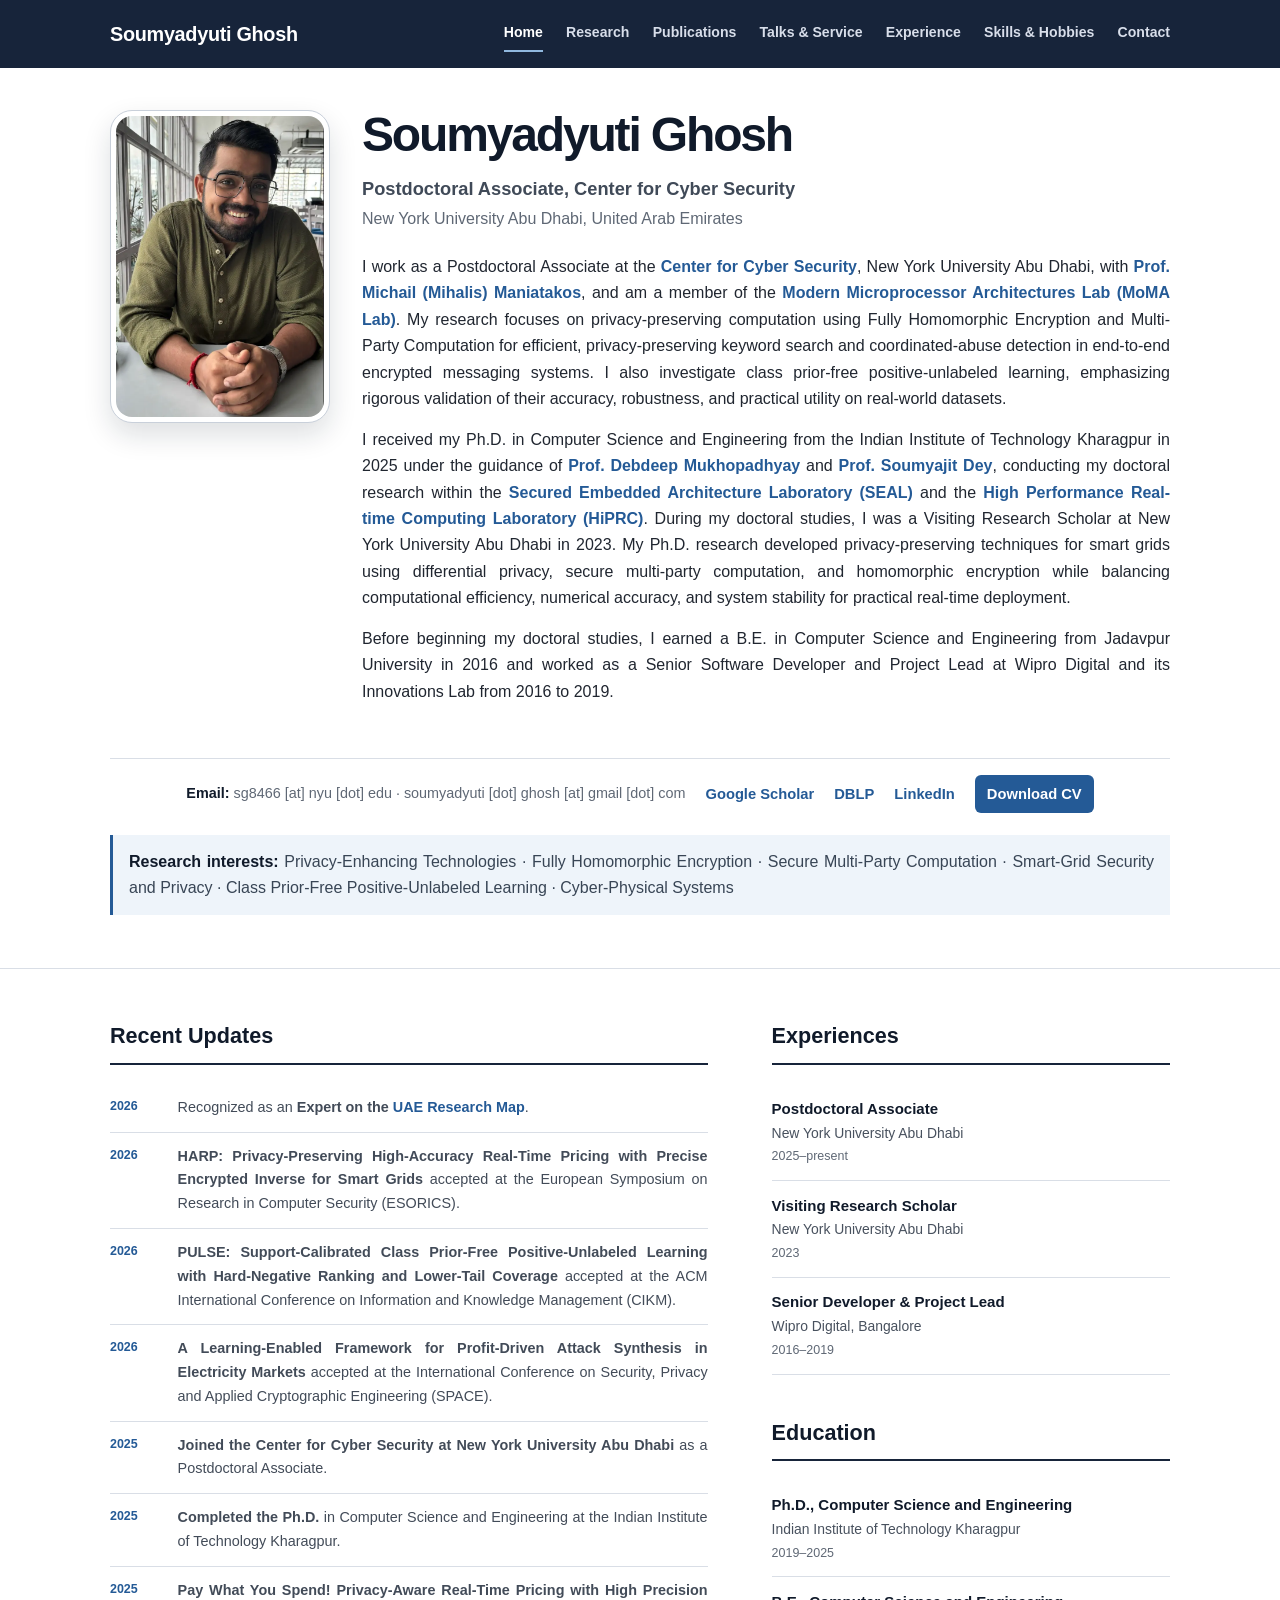
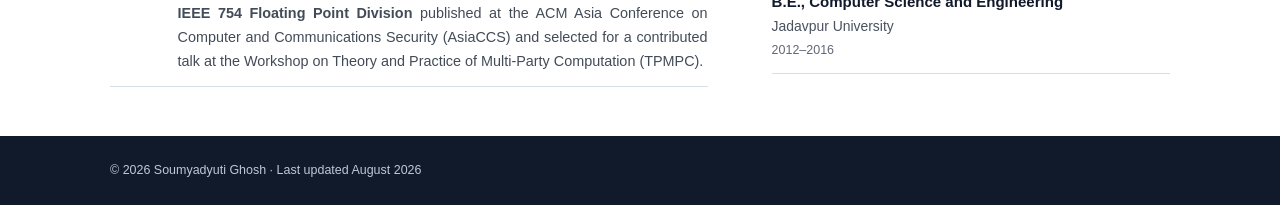
<file: index.html>
<!doctype html>
<html lang="en">
<head>
  <meta charset="utf-8">
  <meta name="viewport" content="width=device-width, initial-scale=1">
  <title>Soumyadyuti Ghosh | Academic Homepage</title>
  <meta name="description" content="Soumyadyuti Ghosh is a Postdoctoral Associate at NYU Abu Dhabi working on fully homomorphic encryption, privacy-preserving systems, smart-grid security, and positive-unlabeled learning.">
  <meta name="theme-color" content="#17243a">
  <meta property="og:title" content="Soumyadyuti Ghosh | Academic Homepage">
  <meta property="og:description" content="Research in fully homomorphic encryption, privacy-preserving messaging, smart-grid security, and positive-unlabeled learning.">
  <meta property="og:type" content="website">
  <link rel="icon" href="assets/favicon.svg" type="image/svg+xml">
  <link rel="stylesheet" href="assets/styles.css">
  <script>document.documentElement.classList.add('js');</script>
  <script src="assets/site.js" defer></script>
</head>
<body>
  <a class="skip-link" href="#main-content">Skip to content</a>
  <header class="site-header">
    <div class="container nav-wrap">
      <a class="site-name" href="index.html">Soumyadyuti Ghosh</a>
      <button class="nav-toggle" type="button" aria-expanded="false" aria-controls="site-navigation" aria-label="Open navigation">
        <svg viewBox="0 0 24 24" fill="none" stroke="currentColor" stroke-width="2" aria-hidden="true"><path d="M4 7h16M4 12h16M4 17h16"/></svg>
      </button>
      <nav class="site-nav" id="site-navigation" aria-label="Primary navigation">
        <a href="index.html" aria-current="page">Home</a>
        <a href="research.html">Research</a>
        <a href="publications.html">Publications</a>
        <a href="activities.html">Talks &amp; Service</a>
        <a href="experience.html">Experience</a>
        <a href="hobbies.html">Skills &amp; Hobbies</a>
        <a href="contact.html">Contact</a>
      </nav>
    </div>
  </header>

  <main id="main-content">
    <section class="profile-intro">
      <div class="container">
        <div class="profile-layout">
          <figure class="profile-photo-frame">
            <img src="assets/profile.webp" alt="Portrait of Soumyadyuti Ghosh" width="720" height="1039">
          </figure>
          <div class="profile-main">
            <div class="profile-identity">
              <h1>Soumyadyuti Ghosh</h1>
              <p class="profile-role">Postdoctoral Associate, Center for Cyber Security</p>
              <p class="profile-affiliation">New York University Abu Dhabi, United Arab Emirates</p>
            </div>

            <div class="profile-copy">
              <p>I work as a Postdoctoral Associate at the <a href="https://nyuad.nyu.edu/en/research/faculty-labs-and-projects/nyuad-ccs.html"><strong>Center for Cyber Security</strong></a>, New York University Abu Dhabi, with <a href="https://nyuad.nyu.edu/en/academics/divisions/engineering/faculty/michail-maniatakos.html"><strong>Prof. Michail (Mihalis) Maniatakos</strong></a>, and am a member of the <a href="https://wp.nyu.edu/momalab/"><strong>Modern Microprocessor Architectures Lab (MoMA Lab)</strong></a>. My research focuses on privacy-preserving computation using Fully Homomorphic Encryption and Multi-Party Computation for efficient, privacy-preserving keyword search and coordinated-abuse detection in end-to-end encrypted messaging systems. I also investigate class prior-free positive-unlabeled learning, emphasizing rigorous validation of their accuracy, robustness, and practical utility on real-world datasets.</p>
              <p>I received my Ph.D. in Computer Science and Engineering from the Indian Institute of Technology Kharagpur in 2025 under the guidance of <a href="https://sites.google.com/view/debdeepmukhopadhyay/"><strong>Prof. Debdeep Mukhopadhyay</strong></a> and <a href="https://cse.iitkgp.ac.in/~soumya/"><strong>Prof. Soumyajit Dey</strong></a>, conducting my doctoral research within the <a href="https://cse.iitkgp.ac.in/resgrp/seal/"><strong>Secured Embedded Architecture Laboratory (SEAL)</strong></a> and the <a href="https://cse.iitkgp.ac.in/resgrp/hiprc/"><strong>High Performance Real-time Computing Laboratory (HiPRC)</strong></a>. During my doctoral studies, I was a Visiting Research Scholar at New York University Abu Dhabi in 2023. My Ph.D. research developed privacy-preserving techniques for smart grids using differential privacy, secure multi-party computation, and homomorphic encryption while balancing computational efficiency, numerical accuracy, and system stability for practical real-time deployment.</p>
              <p>Before beginning my doctoral studies, I earned a B.E. in Computer Science and Engineering from Jadavpur University in 2016 and worked as a Senior Software Developer and Project Lead at Wipro Digital and its Innovations Lab from 2016 to 2019.</p>
            </div>
          </div>

          <div class="profile-contact" aria-label="Contact and academic profiles">
            <p class="profile-email"><strong>Email:</strong> sg8466 [at] nyu [dot] edu · soumyadyuti [dot] ghosh [at] gmail [dot] com</p>
            <div class="profile-links">
              <a href="https://scholar.google.com/citations?user=smG8-n0AAAAJ">Google Scholar</a>
              <a href="https://dblp.org/pid/270/6871">DBLP</a>
              <a href="https://www.linkedin.com/in/soumyadyuti-ghosh-4224a3137/">LinkedIn</a>
              <a class="profile-cv-link" href="assets/Soumyadyuti_Ghosh_CV.pdf">Download CV</a>
            </div>
          </div>
        </div>

        <p class="research-focus"><strong>Research interests:</strong> Privacy-Enhancing Technologies · Fully Homomorphic Encryption · Secure Multi-Party Computation · Smart-Grid Security and Privacy · Class Prior-Free Positive-Unlabeled Learning · Cyber-Physical Systems</p>
      </div>
    </section>

    <section class="content-section" aria-label="News and academic background">
      <div class="container home-columns">
        <div>
          <h2 class="column-heading">Recent Updates</h2>
          <ol class="news-list">
            <li class="news-item">
            <time datetime="2026">2026</time>
            <p>
              Recognized as an <strong>Expert on the
              <a href="https://uaeresearchmap.ae/"
                 target="_blank"
                 rel="noopener noreferrer">UAE Research Map</a></strong>.
            </p>
          </li>
            <li class="news-item"><time datetime="2026">2026</time><p><strong>HARP: Privacy-Preserving High-Accuracy Real-Time Pricing with Precise Encrypted Inverse for Smart Grids</strong> accepted at the European Symposium on Research in Computer Security (ESORICS).</p></li>
            <li class="news-item"><time datetime="2026">2026</time><p><strong>PULSE: Support-Calibrated Class Prior-Free Positive-Unlabeled Learning with Hard-Negative Ranking and Lower-Tail Coverage</strong> accepted at the ACM International Conference on Information and Knowledge Management (CIKM).</p></li>
            <li class="news-item"><time datetime="2026">2026</time><p><strong>A Learning-Enabled Framework for Profit-Driven Attack Synthesis in Electricity Markets</strong> accepted at the International Conference on Security, Privacy and Applied Cryptographic Engineering (SPACE).</p></li>
            <li class="news-item"><time datetime="2025">2025</time><p><strong>Joined the Center for Cyber Security at New York University Abu Dhabi</strong> as a Postdoctoral Associate.</p></li>
            <li class="news-item"><time datetime="2025">2025</time><p><strong>Completed the Ph.D.</strong> in Computer Science and Engineering at the Indian Institute of Technology Kharagpur.</p></li>
            <li class="news-item"><time datetime="2025">2025</time><p><strong>Pay What You Spend! Privacy-Aware Real-Time Pricing with High Precision IEEE 754 Floating Point Division</strong> published at the ACM Asia Conference on Computer and Communications Security (AsiaCCS) and selected for a contributed talk at the Workshop on Theory and Practice of Multi-Party Computation (TPMPC).</p></li>
          </ol>
        </div>

        <div>
          <div class="career-group">
            <h2 class="column-heading">Experiences</h2>
            <ol class="career-list">
              <li class="career-item"><strong>Postdoctoral Associate</strong><span>New York University Abu Dhabi</span><small>2025–present</small></li>
              <li class="career-item"><strong>Visiting Research Scholar</strong><span>New York University Abu Dhabi</span><small>2023</small></li>
              <li class="career-item"><strong>Senior Developer &amp; Project Lead</strong><span>Wipro Digital, Bangalore</span><small>2016–2019</small></li>
            </ol>
          </div>
          <div class="career-group">
            <h2 class="column-heading">Education</h2>
            <ol class="career-list">
              <li class="career-item"><strong>Ph.D., Computer Science and Engineering</strong><span>Indian Institute of Technology Kharagpur</span><small>2019–2025</small></li>
              <li class="career-item"><strong>B.E., Computer Science and Engineering</strong><span>Jadavpur University</span><small>2012–2016</small></li>
            </ol>
          </div>
        </div>
      </div>
    </section>
  </main>

  <footer class="site-footer">
    <div class="container footer-wrap">
      <p>© <span data-current-year>2026</span> Soumyadyuti Ghosh · Last updated August 2026</p>
    </div>
  </footer>
</body>
</html>
</file>
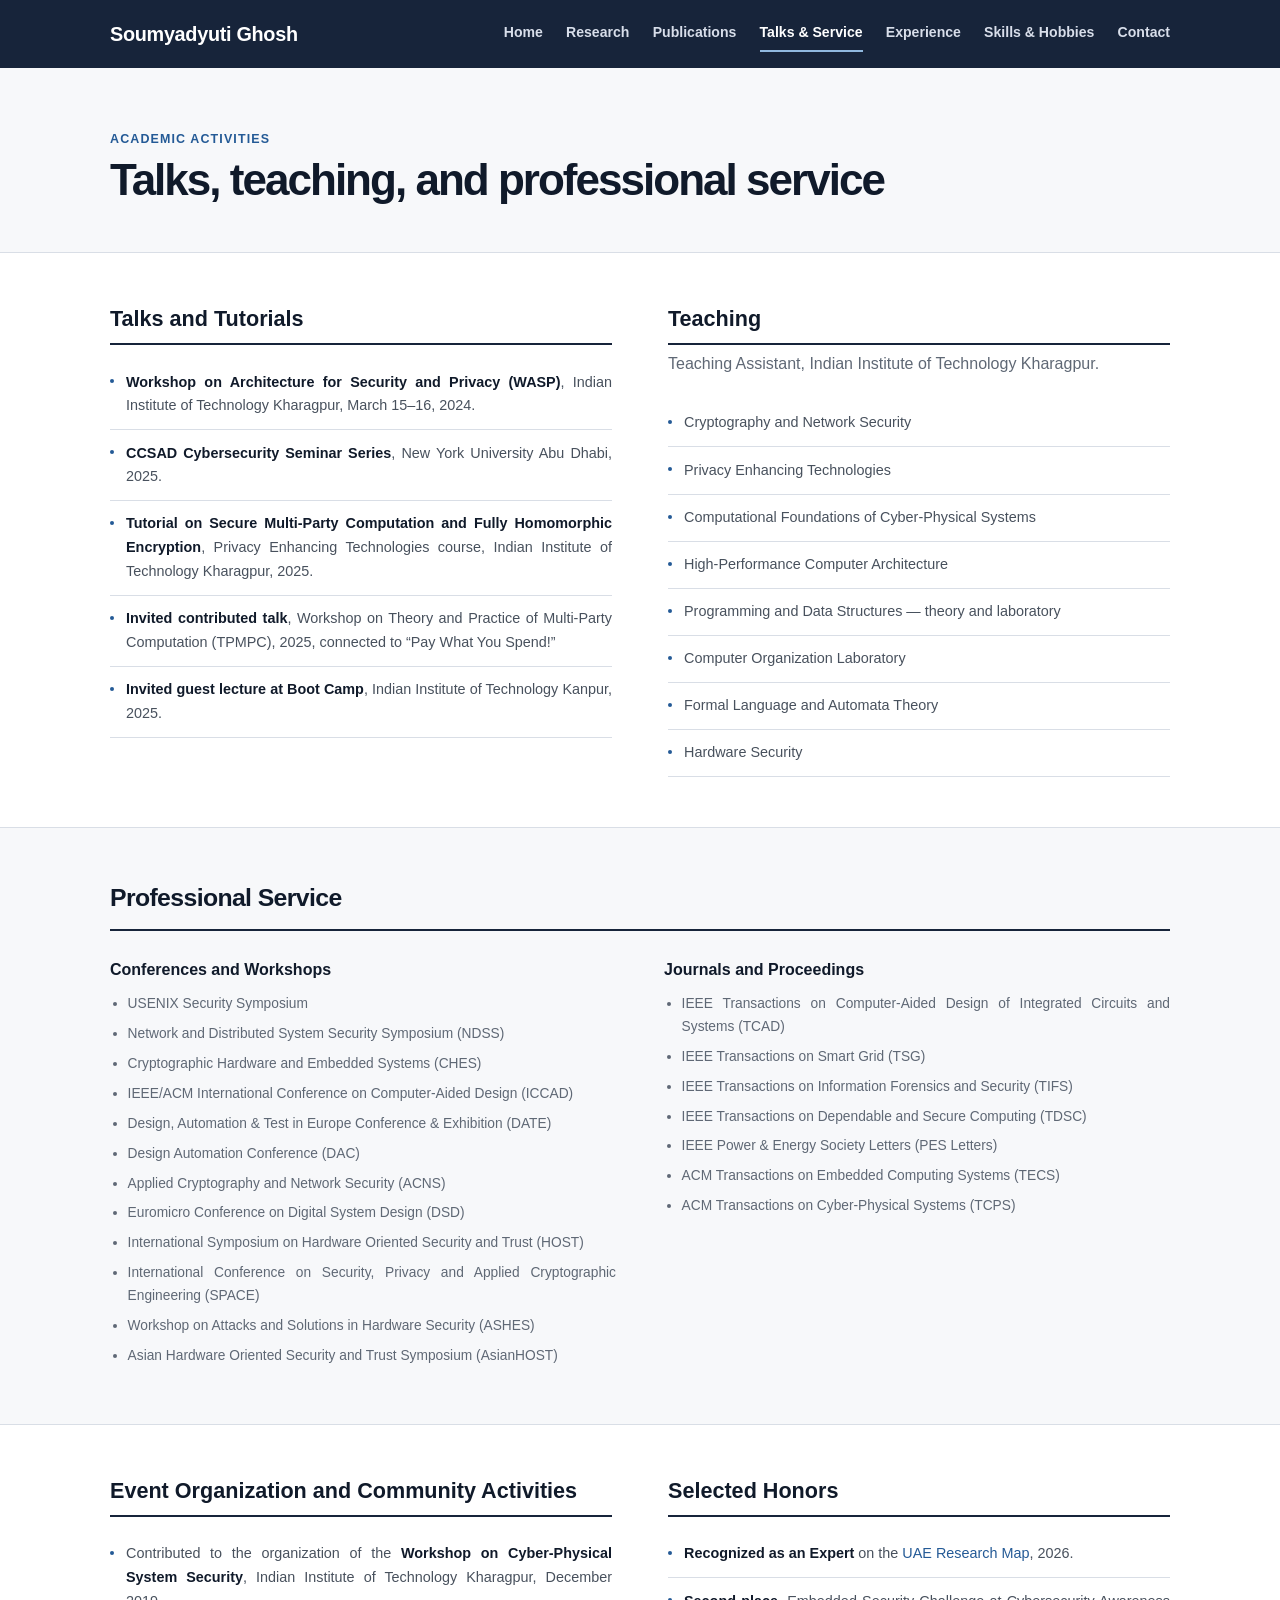
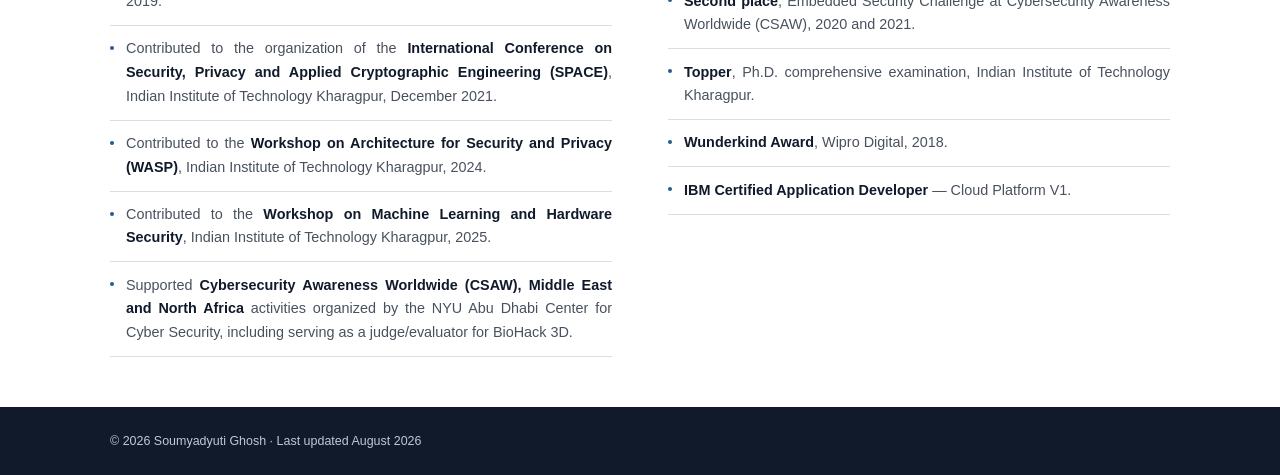
<file: activities.html>
<!doctype html>
<html lang="en">
<head>
  <meta charset="utf-8">
  <meta name="viewport" content="width=device-width, initial-scale=1">
  <title>Talks and Service | Soumyadyuti Ghosh</title>
  <meta name="description" content="Talks, tutorials, teaching, professional service, event contributions, and honors of Soumyadyuti Ghosh.">
  <meta name="theme-color" content="#17243a">
  <link rel="icon" href="assets/favicon.svg" type="image/svg+xml">
  <link rel="stylesheet" href="assets/styles.css">
  <script>document.documentElement.classList.add('js');</script>
  <script src="assets/site.js" defer></script>
</head>
<body>
  <a class="skip-link" href="#main-content">Skip to content</a>
  <header class="site-header">
    <div class="container nav-wrap">
      <a class="site-name" href="index.html">Soumyadyuti Ghosh</a>
      <button class="nav-toggle" type="button" aria-expanded="false" aria-controls="site-navigation" aria-label="Open navigation"><svg viewBox="0 0 24 24" fill="none" stroke="currentColor" stroke-width="2" aria-hidden="true"><path d="M4 7h16M4 12h16M4 17h16"/></svg></button>
      <nav class="site-nav" id="site-navigation" aria-label="Primary navigation">
        <a href="index.html">Home</a><a href="research.html">Research</a><a href="publications.html">Publications</a><a href="activities.html" aria-current="page">Talks &amp; Service</a><a href="experience.html">Experience</a><a href="hobbies.html">Skills &amp; Hobbies</a><a href="contact.html">Contact</a>
      </nav>
    </div>
  </header>

  <main id="main-content">
    <header class="page-header">
      <div class="container">
        <p class="page-label">Academic activities</p>
        <h1>Talks, teaching, and professional service</h1>
      </div>
    </header>

    <section class="content-section" aria-label="Talks and teaching">
      <div class="container activity-layout">
        <div class="activity-block">
          <h2>Talks and Tutorials</h2>
          <ul class="activity-list">
            <li><strong>Workshop on Architecture for Security and Privacy (WASP)</strong>, Indian Institute of Technology Kharagpur, March 15–16, 2024.</li>
            <li><strong>CCSAD Cybersecurity Seminar Series</strong>, New York University Abu Dhabi, 2025.</li>
            <li><strong>Tutorial on Secure Multi-Party Computation and Fully Homomorphic Encryption</strong>, Privacy Enhancing Technologies course, Indian Institute of Technology Kharagpur, 2025.</li>
            <li><strong>Invited contributed talk</strong>, Workshop on Theory and Practice of Multi-Party Computation (TPMPC), 2025, connected to “Pay What You Spend!”</li>
            <li><strong>Invited guest lecture at Boot Camp</strong>, Indian Institute of Technology Kanpur, 2025.</li>
          </ul>
        </div>

        <div class="activity-block">
          <h2>Teaching</h2>
          <p class="systems-intro">Teaching Assistant, Indian Institute of Technology Kharagpur.</p>
          <ul class="activity-list">
            <li>Cryptography and Network Security</li>
            <li>Privacy Enhancing Technologies</li>
            <li>Computational Foundations of Cyber-Physical Systems</li>
            <li>High-Performance Computer Architecture</li>
            <li>Programming and Data Structures — theory and laboratory</li>
            <li>Computer Organization Laboratory</li>
            <li>Formal Language and Automata Theory</li>
            <li>Hardware Security</li>
          </ul>
        </div>
      </div>
    </section>

    <section class="content-section soft-section" aria-labelledby="service-title">
      <div class="container">
        <div class="section-heading"><h2 id="service-title">Professional Service</h2></div>
        <div class="service-columns">
          <div>
            <h3>Conferences and Workshops</h3>
            <ul class="service-list">
              <li>USENIX Security Symposium</li>
              <li>Network and Distributed System Security Symposium (NDSS)</li>
              <li>Cryptographic Hardware and Embedded Systems (CHES)</li>
              <li>IEEE/ACM International Conference on Computer-Aided Design (ICCAD)</li>
              <li>Design, Automation &amp; Test in Europe Conference &amp; Exhibition (DATE)</li>
              <li>Design Automation Conference (DAC)</li>
              <li>Applied Cryptography and Network Security (ACNS)</li>
              <li>Euromicro Conference on Digital System Design (DSD)</li>
              <li>International Symposium on Hardware Oriented Security and Trust (HOST)</li>
              <li>International Conference on Security, Privacy and Applied Cryptographic Engineering (SPACE)</li>
              <li>Workshop on Attacks and Solutions in Hardware Security (ASHES)</li>
              <li>Asian Hardware Oriented Security and Trust Symposium (AsianHOST)</li>
            </ul>
          </div>
          <div>
            <h3>Journals and Proceedings</h3>
            <ul class="service-list">
              <li>IEEE Transactions on Computer-Aided Design of Integrated Circuits and Systems (TCAD)</li>
              <li>IEEE Transactions on Smart Grid (TSG)</li>
              <li>IEEE Transactions on Information Forensics and Security (TIFS)</li>
              <li>IEEE Transactions on Dependable and Secure Computing (TDSC)</li>
              <li>IEEE Power &amp; Energy Society Letters (PES Letters)</li>
              <li>ACM Transactions on Embedded Computing Systems (TECS)</li>
              <li>ACM Transactions on Cyber-Physical Systems (TCPS)</li>
            </ul>
          </div>
        </div>
      </div>
    </section>

    <section class="content-section" aria-label="Events and recognition">
      <div class="container activity-layout">
        <div class="activity-block">
          <h2>Event Organization and Community Activities</h2>
          <ul class="activity-list">
            <li>Contributed to the organization of the <strong>Workshop on Cyber-Physical System Security</strong>, Indian Institute of Technology Kharagpur, December 2019.</li>
            <li>Contributed to the organization of the <strong>International Conference on Security, Privacy and Applied Cryptographic Engineering (SPACE)</strong>, Indian Institute of Technology Kharagpur, December 2021.</li>
            <li>Contributed to the <strong>Workshop on Architecture for Security and Privacy (WASP)</strong>, Indian Institute of Technology Kharagpur, 2024.</li>
            <li>Contributed to the <strong>Workshop on Machine Learning and Hardware Security</strong>, Indian Institute of Technology Kharagpur, 2025.</li>
            <li>Supported <strong>Cybersecurity Awareness Worldwide (CSAW), Middle East and North Africa</strong> activities organized by the NYU Abu Dhabi Center for Cyber Security, including serving as a judge/evaluator for BioHack 3D.</li>
          </ul>
        </div>

        <div class="activity-block">
          <h2>Selected Honors</h2>
          <ul class="activity-list">
            <li>
            <strong>Recognized as an Expert</strong> on the
            <a href="https://uaeresearchmap.ae/"
               target="_blank"
               rel="noopener noreferrer">UAE Research Map</a>, 2026.
            </li>
            <li><strong>Second place</strong>, Embedded Security Challenge at Cybersecurity Awareness Worldwide (CSAW), 2020 and 2021.</li>
            <li><strong>Topper</strong>, Ph.D. comprehensive examination, Indian Institute of Technology Kharagpur.</li>
            <li><strong>Wunderkind Award</strong>, Wipro Digital, 2018.</li>
            <li><strong>IBM Certified Application Developer</strong> — Cloud Platform V1.</li>
          </ul>
        </div>
      </div>
    </section>
  </main>

  <footer class="site-footer">
    <div class="container footer-wrap"><p>© <span data-current-year>2026</span> Soumyadyuti Ghosh · Last updated August 2026</p></div>
  </footer>
</body>
</html>
</file>
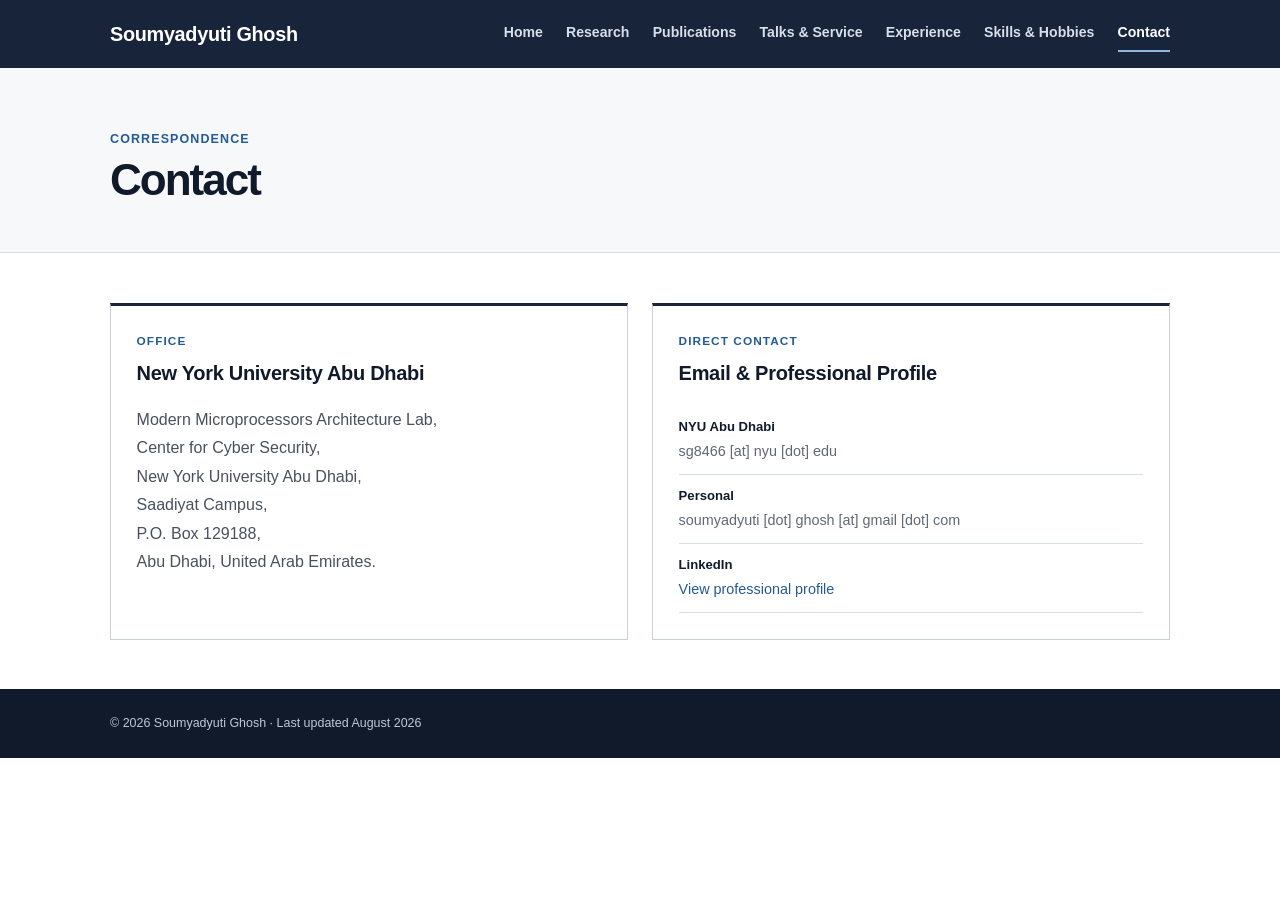
<file: contact.html>
<!doctype html>
<html lang="en">
<head>
  <meta charset="utf-8">
  <meta name="viewport" content="width=device-width, initial-scale=1">
  <title>Contact | Soumyadyuti Ghosh</title>
  <meta name="description" content="Office address, email contacts, and professional profile for Soumyadyuti Ghosh at New York University Abu Dhabi.">
  <meta name="theme-color" content="#17243a">
  <link rel="icon" href="assets/favicon.svg" type="image/svg+xml">
  <link rel="stylesheet" href="assets/styles.css">
  <script>document.documentElement.classList.add('js');</script>
  <script src="assets/site.js" defer></script>
</head>
<body>
  <a class="skip-link" href="#main-content">Skip to content</a>
  <header class="site-header">
    <div class="container nav-wrap">
      <a class="site-name" href="index.html">Soumyadyuti Ghosh</a>
      <button class="nav-toggle" type="button" aria-expanded="false" aria-controls="site-navigation" aria-label="Open navigation"><svg viewBox="0 0 24 24" fill="none" stroke="currentColor" stroke-width="2" aria-hidden="true"><path d="M4 7h16M4 12h16M4 17h16"/></svg></button>
      <nav class="site-nav" id="site-navigation" aria-label="Primary navigation">
        <a href="index.html">Home</a><a href="research.html">Research</a><a href="publications.html">Publications</a><a href="activities.html">Talks &amp; Service</a><a href="experience.html">Experience</a><a href="hobbies.html">Skills &amp; Hobbies</a><a href="contact.html" aria-current="page">Contact</a>
      </nav>
    </div>
  </header>

  <main id="main-content">
    <header class="page-header">
      <div class="container">
        <p class="page-label">Correspondence</p>
        <h1>Contact</h1>
      </div>
    </header>

    <section class="content-section" aria-label="Contact details">
      <div class="container">
        <div class="contact-grid">
          <article class="contact-card">
            <p class="contact-card-label">Office</p>
            <h2>New York University Abu Dhabi</h2>
            <address class="contact-address">
              Modern Microprocessors Architecture Lab,<br>
              Center for Cyber Security,<br>
              New York University Abu Dhabi,<br>
              Saadiyat Campus,<br>
              P.O. Box 129188,<br>
              Abu Dhabi, United Arab Emirates.
            </address>
          </article>

          <article class="contact-card">
            <p class="contact-card-label">Direct Contact</p>
            <h2>Email &amp; Professional Profile</h2>
            <dl class="contact-channels">
              <div>
                <dt>NYU Abu Dhabi</dt>
                <dd>sg8466 [at] nyu [dot] edu</dd>
              </div>
              <div>
                <dt>Personal</dt>
                <dd>soumyadyuti [dot] ghosh [at] gmail [dot] com</dd>
              </div>
              <div>
                <dt>LinkedIn</dt>
                <dd><a href="https://www.linkedin.com/in/soumyadyuti-ghosh-4224a3137/" data-goatcounter-click="linkedin-contact">View professional profile</a></dd>
              </div>
            </dl>
          </article>
        </div>

      </div>
    </section>
  </main>

  <footer class="site-footer">
    <div class="container footer-wrap"><p>© <span data-current-year>2026</span> Soumyadyuti Ghosh · Last updated August 2026</p></div>
  </footer>
</body>
</html>
</file>
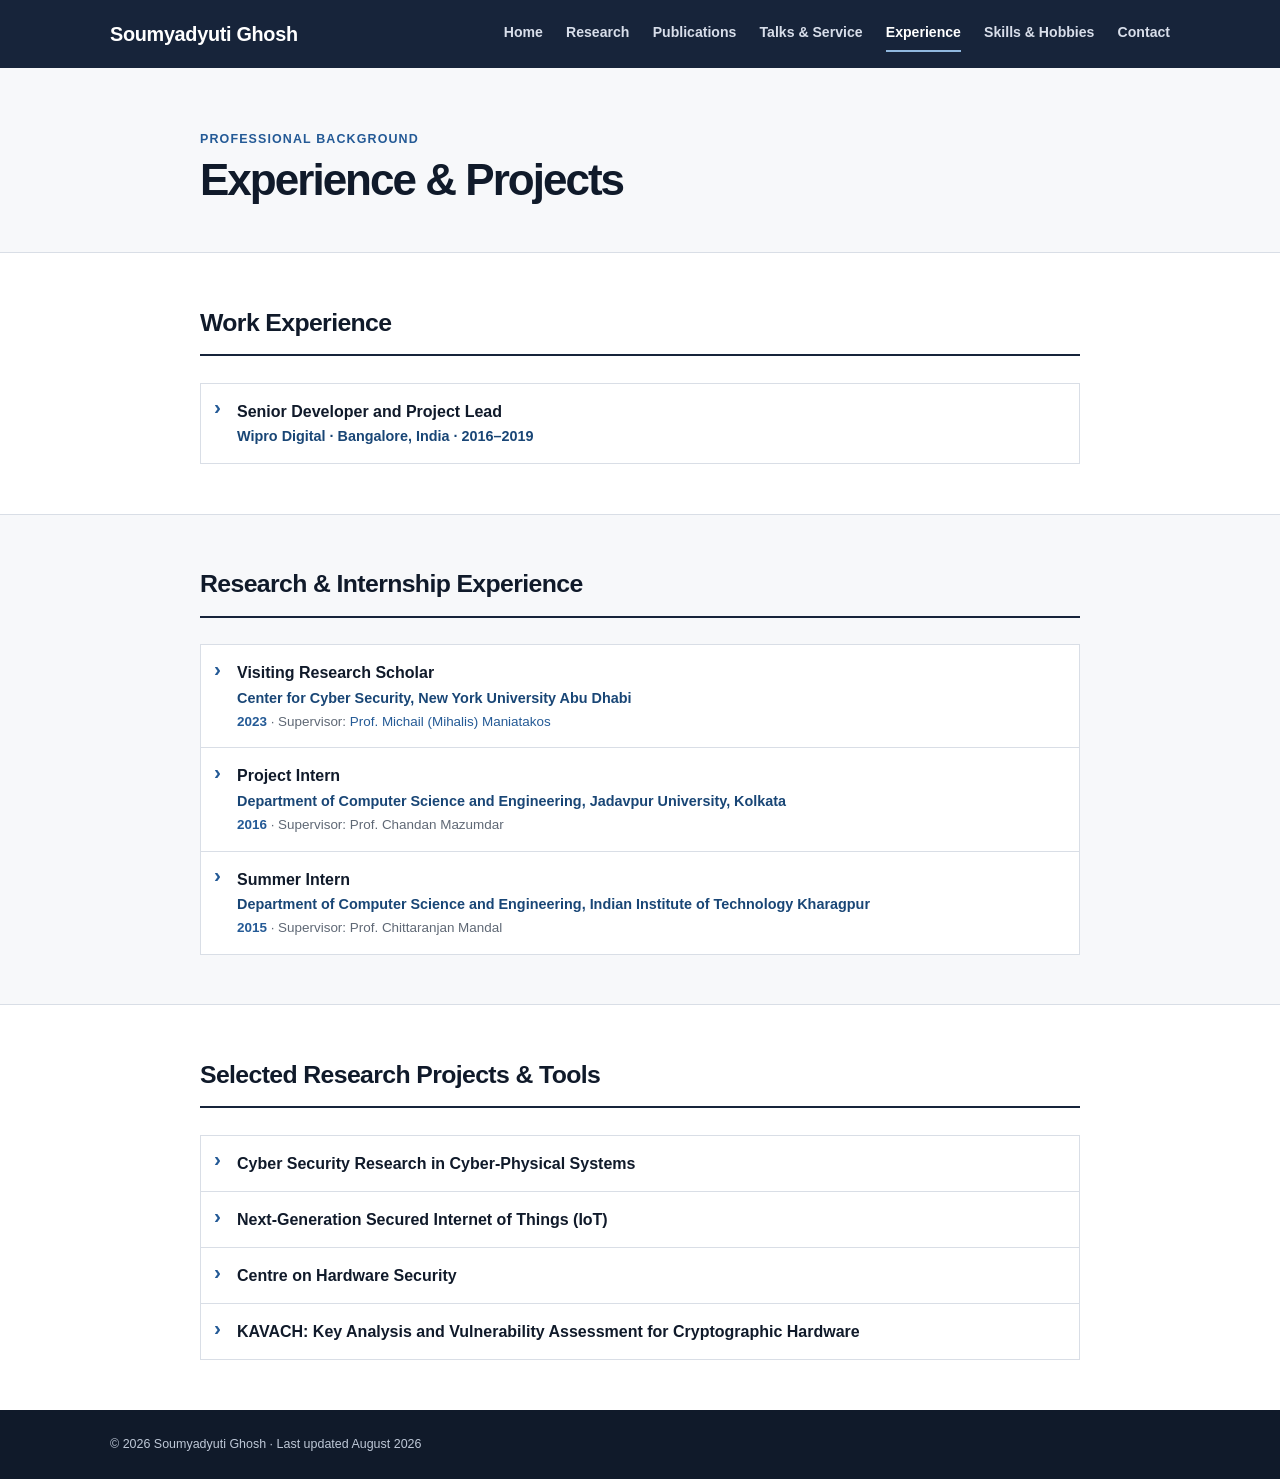
<file: experience.html>
<!doctype html>
<html lang="en">
<head>
  <meta charset="utf-8">
  <meta name="viewport" content="width=device-width, initial-scale=1">
  <title>Experience and Projects | Soumyadyuti Ghosh</title>
  <meta name="description" content="Professional experience, research appointments, internships, and selected research projects and tools developed by Soumyadyuti Ghosh.">
  <meta name="theme-color" content="#17243a">
  <link rel="icon" href="assets/favicon.svg" type="image/svg+xml">
  <link rel="stylesheet" href="assets/styles.css">
  <script>document.documentElement.classList.add('js');</script>
  <script src="assets/site.js" defer></script>
</head>
<body>
  <a class="skip-link" href="#main-content">Skip to content</a>
  <header class="site-header">
    <div class="container nav-wrap">
      <a class="site-name" href="index.html">Soumyadyuti Ghosh</a>
      <button class="nav-toggle" type="button" aria-expanded="false" aria-controls="site-navigation" aria-label="Open navigation"><svg viewBox="0 0 24 24" fill="none" stroke="currentColor" stroke-width="2" aria-hidden="true"><path d="M4 7h16M4 12h16M4 17h16"/></svg></button>
      <nav class="site-nav" id="site-navigation" aria-label="Primary navigation">
        <a href="index.html">Home</a><a href="research.html">Research</a><a href="publications.html">Publications</a><a href="activities.html">Talks &amp; Service</a><a href="experience.html" aria-current="page">Experience</a><a href="hobbies.html">Skills &amp; Hobbies</a><a href="contact.html">Contact</a>
      </nav>
    </div>
  </header>

  <main id="main-content">
    <header class="page-header">
      <div class="container single-column-content">
        <p class="page-label">Professional background</p>
        <h1>Experience &amp; Projects</h1>
      </div>
    </header>

    <section class="content-section" aria-labelledby="work-experience-title">
      <div class="container single-column-content">
        <div class="section-heading">
          <h2 id="work-experience-title">Work Experience</h2>
        </div>
        <div class="home-research-list">
          <details class="paper-disclosure home-research-disclosure" id="wipro-digital">
            <summary>
              Senior Developer and Project Lead
              <span class="experience-organization">Wipro Digital · Bangalore, India · 2016–2019</span>
            </summary>
            <div class="paper-disclosure-body">
              <ul class="experience-details">
                <li>Designed and developed a platform-as-a-service architecture with a secure end-to-end communication gateway for connected medical devices. The platform supported device registration, data synchronization, remote access, file transfer, network-bandwidth throttling, concurrency management, priority handling, and operational logging.</li>
                <li>Developed an automated robotic system capable of identifying objects in industrial environments and performing the required operations using the Microsoft Azure platform.</li>
                <li>Integrated soil-moisture sensors to identify critical moisture levels and maintained real-time time-series data using IBM Bluemix and GE Predix.</li>
              </ul>
            </div>
          </details>
        </div>
      </div>
    </section>

    <section class="content-section soft-section" aria-labelledby="research-experience-title">
      <div class="container single-column-content">
        <div class="section-heading">
          <h2 id="research-experience-title">Research &amp; Internship Experience</h2>
        </div>
        <div class="home-research-list">
          <details class="paper-disclosure home-research-disclosure" id="visiting-research-scholar">
            <summary>
              Visiting Research Scholar
              <span class="experience-organization">Center for Cyber Security, New York University Abu Dhabi</span>
              <span class="experience-supervisor"><span class="experience-date">2023</span> · Supervisor: <a href="https://nyuad.nyu.edu/en/academics/divisions/engineering/faculty/michail-maniatakos.html">Prof. Michail (Mihalis) Maniatakos</a></span>
            </summary>
            <div class="paper-disclosure-body">
              <p class="experience-summary">Investigated accurate floating-point division in the CKKS homomorphic encryption scheme for computations over encrypted smart-grid data. The work examined how numerical approximation affects protected grid functions, with the objective of preserving confidentiality while retaining the precision required for practical computation.</p>
            </div>
          </details>

          <details class="paper-disclosure home-research-disclosure" id="jadavpur-project-internship">
            <summary>
              Project Intern
              <span class="experience-organization">Department of Computer Science and Engineering, Jadavpur University, Kolkata</span>
              <span class="experience-supervisor"><span class="experience-date">2016</span> · Supervisor: Prof. Chandan Mazumdar</span>
            </summary>
            <div class="paper-disclosure-body">
              <p class="experience-summary">Developed an application that regularly collected relevant newspaper data from multiple websites and organized the collected records for scalable processing with MapReduce on computing clusters.</p>
            </div>
          </details>

          <details class="paper-disclosure home-research-disclosure" id="iitkgp-summer-internship">
            <summary>
              Summer Intern
              <span class="experience-organization">Department of Computer Science and Engineering, Indian Institute of Technology Kharagpur</span>
              <span class="experience-supervisor"><span class="experience-date">2015</span> · Supervisor: Prof. Chittaranjan Mandal</span>
            </summary>
            <div class="paper-disclosure-body">
              <p class="experience-summary">Designed an automated problem-generation and solution-verification system for data-structure exercises. The system generated compact questions from randomized, easily drawable instances and automatically provided feedback based on solution correctness.</p>
            </div>
          </details>
        </div>
      </div>
    </section>

    <section class="content-section" aria-labelledby="projects-title">
      <div class="container single-column-content">
        <div class="section-heading">
          <h2 id="projects-title">Selected Research Projects &amp; Tools</h2>
        </div>
        <div class="home-research-list">
          <details class="paper-disclosure home-research-disclosure" id="cps-security-project">
            <summary>Cyber Security Research in Cyber-Physical Systems</summary>
            <div class="paper-disclosure-body">
              <p class="experience-organization">Sponsored by Haldia Petrochemicals Ltd. and TCG Foundation</p>
              <p class="experience-summary"><strong>Smart-grid security:</strong> Established a hardware-in-the-loop smart-grid testbed integrating an OPAL-RT real-time simulator, National Instruments CompactRIO controller, phasor measurement units, a phasor data concentrator, a voltage/current power amplifier, a GPS clock, and an automation controller. The platform supported closed-loop, real-time experiments to analyze how cyberattacks affect power-system control and communication and to test countermeasures, including secure and privacy-preserving communication protocols, under realistic operating and timing conditions.</p>
            </div>
          </details>

          <details class="paper-disclosure home-research-disclosure" id="secure-iot-project">
            <summary>Next-Generation Secured Internet of Things (IoT)</summary>
            <div class="paper-disclosure-body">
              <p class="experience-organization">Funded by the Department of Science and Technology, Government of India</p>
              <p class="experience-summary"><strong>Secure smart-meter design:</strong> Developed a low-cost smart meter on a Raspberry Pi 4 for integration with a smart-grid testbed. The prototype incorporated a spoofing-resistant, physically unclonable function-based authenticated key-exchange protocol. Environmental testing in a CME bench-top chamber assessed SRAM-PUF reliability and authenticated key-exchange performance under changing operating conditions.</p>
            </div>
          </details>

          <details class="paper-disclosure home-research-disclosure" id="hardware-security-project">
            <summary>Centre on Hardware Security</summary>
            <div class="paper-disclosure-body">
              <p class="experience-organization">Data Security Council of India and Ministry of Electronics and Information Technology, Government of India</p>
              <p class="experience-summary"><strong>Assessment of programmable logic controllers:</strong> Constructed a closed-loop experimental setup using National Instruments CompactRIO as the programmable logic controller and OPAL-RT as the real-time plant simulator. The setup implemented representative smart-grid control functions and supported vulnerability analysis under multiple attack scenarios, including the physics-aware PLC rootkit described in the <a href="https://www.ndss-symposium.org/ndss2017/ndss-2017-programme/hey-my-malware-knows-physics-attacking-plcs-physical-model-aware-rootkit/">HARVEY paper at NDSS 2017</a>. It also enabled real-time testing of countermeasures and analysis of the operational consequences of compromised controller behavior under realistic operating and timing conditions.</p>
            </div>
          </details>

          <details class="paper-disclosure home-research-disclosure" id="kavach-project">
            <summary>KAVACH: Key Analysis and Vulnerability Assessment for Cryptographic Hardware</summary>
            <div class="paper-disclosure-body">
              <p class="experience-organization">Co-developed with PROC SHIELD Private Limited</p>
              <p class="experience-summary">Co-developed a GUI-based platform for side-channel and fault analysis of cryptographic hardware. KAVACH controls FPGAs and oscilloscopes, captures power and electromagnetic traces, and integrates ChipWhisperer Lite for trace acquisition and fault injection. It supports Correlation Power Analysis for AES-128 key recovery and clock-glitch experiments for Differential Fault Analysis. By integrating acquisition, analysis, and fault-injection controls in one interface, the tool supports repeatable hardware-security evaluation.</p>
            </div>
          </details>
        </div>
      </div>
    </section>
  </main>

  <footer class="site-footer">
    <div class="container footer-wrap"><p>© <span data-current-year>2026</span> Soumyadyuti Ghosh · Last updated August 2026</p></div>
  </footer>
</body>
</html>
</file>
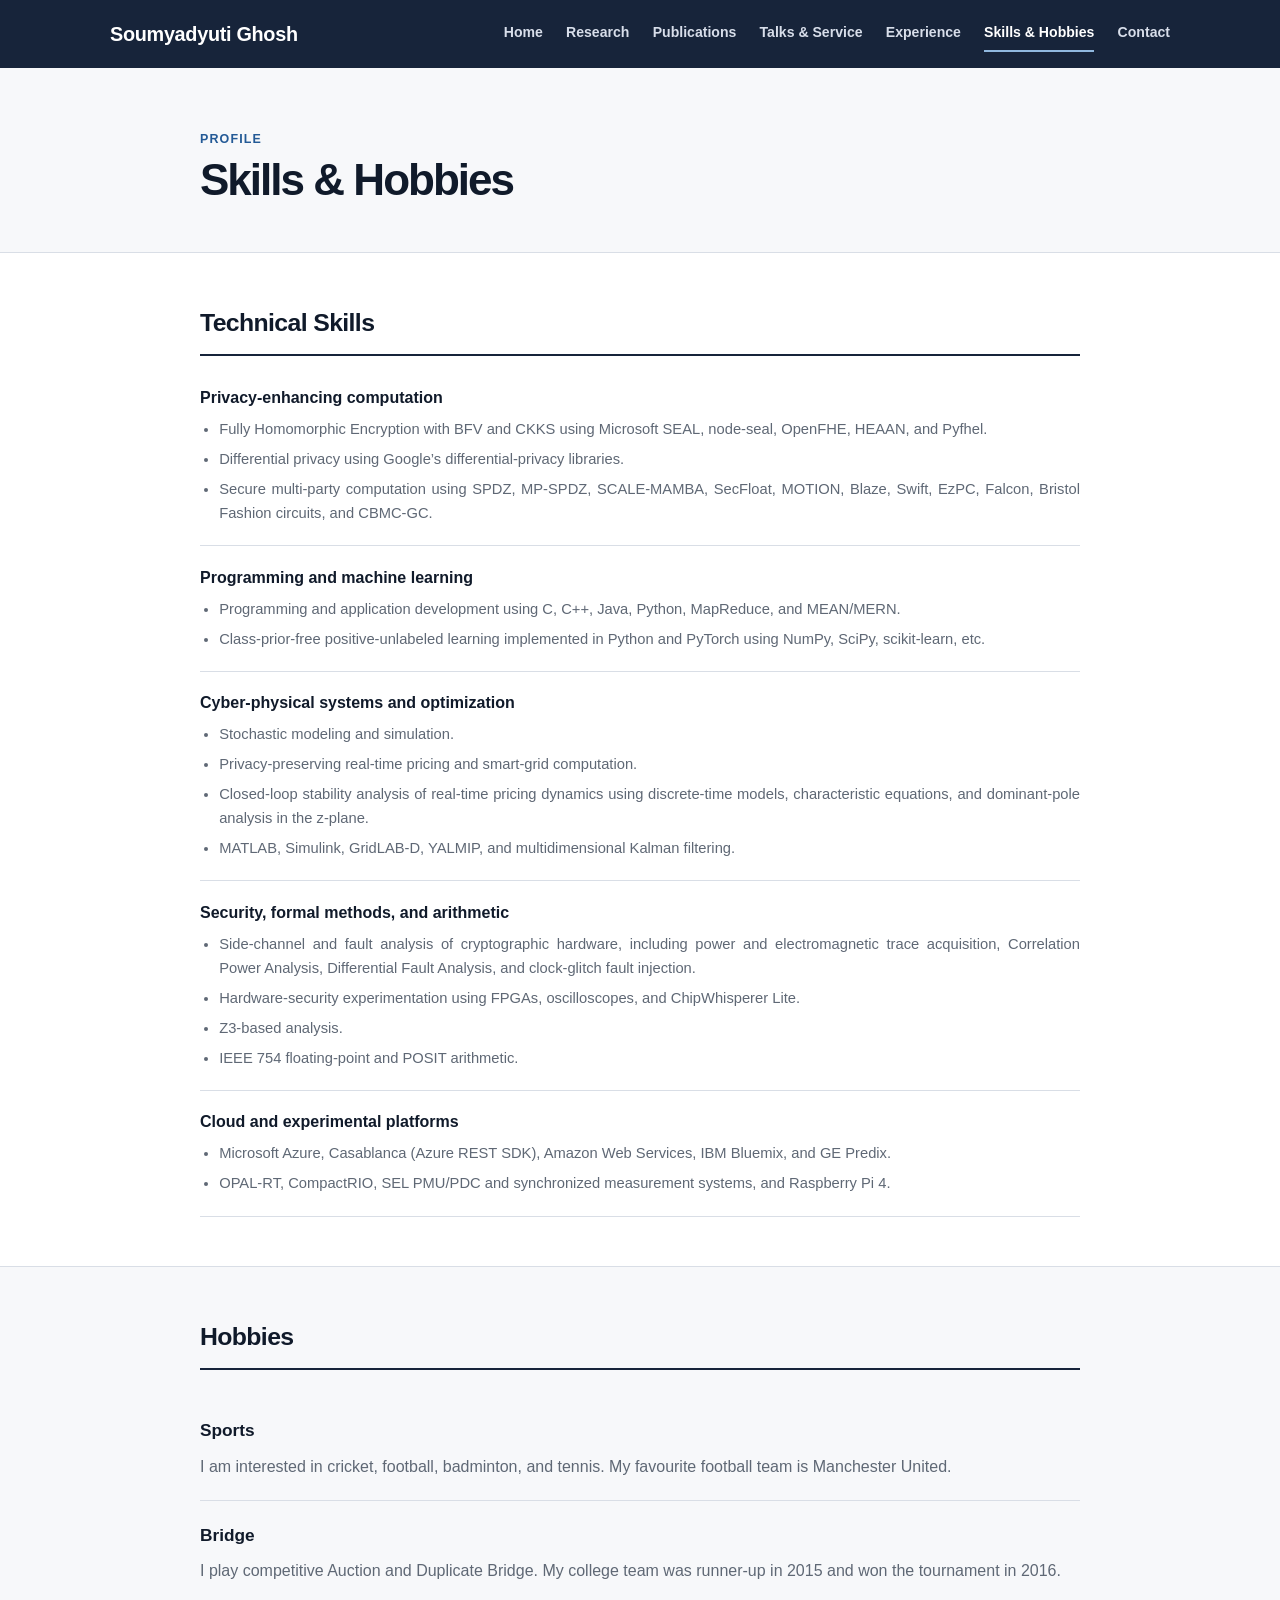
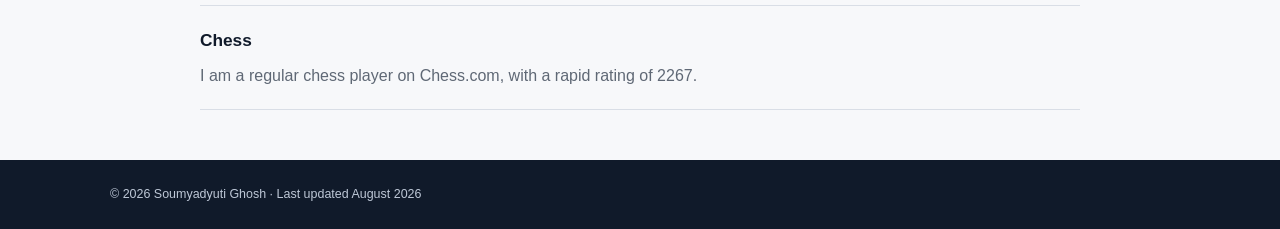
<file: hobbies.html>
<!doctype html>
<html lang="en">
<head>
  <meta charset="utf-8">
  <meta name="viewport" content="width=device-width, initial-scale=1">
  <title>Skills and Hobbies | Soumyadyuti Ghosh</title>
  <meta name="description" content="Research tools, technical skills, and personal interests of Soumyadyuti Ghosh.">
  <meta name="theme-color" content="#17243a">
  <link rel="icon" href="assets/favicon.svg" type="image/svg+xml">
  <link rel="stylesheet" href="assets/styles.css">
  <script>document.documentElement.classList.add('js');</script>
  <script src="assets/site.js" defer></script>
</head>
<body>
  <a class="skip-link" href="#main-content">Skip to content</a>
  <header class="site-header">
    <div class="container nav-wrap">
      <a class="site-name" href="index.html">Soumyadyuti Ghosh</a>
      <button class="nav-toggle" type="button" aria-expanded="false" aria-controls="site-navigation" aria-label="Open navigation"><svg viewBox="0 0 24 24" fill="none" stroke="currentColor" stroke-width="2" aria-hidden="true"><path d="M4 7h16M4 12h16M4 17h16"/></svg></button>
      <nav class="site-nav" id="site-navigation" aria-label="Primary navigation">
        <a href="index.html">Home</a><a href="research.html">Research</a><a href="publications.html">Publications</a><a href="activities.html">Talks &amp; Service</a><a href="experience.html">Experience</a><a href="hobbies.html" aria-current="page">Skills &amp; Hobbies</a><a href="contact.html">Contact</a>
      </nav>
    </div>
  </header>

  <main id="main-content">
    <header class="page-header">
      <div class="container single-column-content">
        <p class="page-label">Profile</p>
        <h1>Skills &amp; Hobbies</h1>
      </div>
    </header>

    <section class="content-section" aria-labelledby="skills-title">
      <div class="container single-column-content">
        <div class="section-heading">
          <h2 id="skills-title">Technical Skills</h2>
        </div>
        <dl class="skill-list">
          <div class="skill-entry">
            <dt>Privacy-enhancing computation</dt>
            <dd>
              <ul class="skill-points">
                <li>Fully Homomorphic Encryption with BFV and CKKS using Microsoft SEAL, node-seal, OpenFHE, HEAAN, and Pyfhel.</li>
                <li>Differential privacy using Google’s differential-privacy libraries.</li>
                <li>Secure multi-party computation using SPDZ, MP-SPDZ, SCALE-MAMBA, SecFloat, MOTION, Blaze, Swift, EzPC, Falcon, Bristol Fashion circuits, and CBMC-GC.</li>
              </ul>
            </dd>
          </div>
          <div class="skill-entry">
            <dt>Programming and machine learning</dt>
            <dd>
              <ul class="skill-points">
                <li>Programming and application development using C, C++, Java, Python, MapReduce, and MEAN/MERN.</li>
                <li>Class-prior-free positive-unlabeled learning implemented in Python and PyTorch using NumPy, SciPy, scikit-learn, etc.</li>
              </ul>
            </dd>
          </div>
          <div class="skill-entry">
            <dt>Cyber-physical systems and optimization</dt>
            <dd>
              <ul class="skill-points">
                <li>Stochastic modeling and simulation.</li>
                <li>Privacy-preserving real-time pricing and smart-grid computation.</li>
                <li>Closed-loop stability analysis of real-time pricing dynamics using discrete-time models, characteristic equations, and dominant-pole analysis in the z-plane.</li>
                <li>MATLAB, Simulink, GridLAB-D, YALMIP, and multidimensional Kalman filtering.</li>
              </ul>
            </dd>
          </div>
          <div class="skill-entry">
            <dt>Security, formal methods, and arithmetic</dt>
            <dd>
              <ul class="skill-points">
                <li>Side-channel and fault analysis of cryptographic hardware, including power and electromagnetic trace acquisition, Correlation Power Analysis, Differential Fault Analysis, and clock-glitch fault injection.</li>
                <li>Hardware-security experimentation using FPGAs, oscilloscopes, and ChipWhisperer Lite.</li>
                <li>Z3-based analysis.</li>
                <li>IEEE 754 floating-point and POSIT arithmetic.</li>
              </ul>
            </dd>
          </div>
          <div class="skill-entry">
            <dt>Cloud and experimental platforms</dt>
            <dd>
              <ul class="skill-points">
                <li>Microsoft Azure, Casablanca (Azure REST SDK), Amazon Web Services, IBM Bluemix, and GE Predix.</li>
                <li>OPAL-RT, CompactRIO, SEL PMU/PDC and synchronized measurement systems, and Raspberry Pi 4.</li>
              </ul>
            </dd>
          </div>
        </dl>
      </div>
    </section>

    <section class="content-section soft-section" aria-labelledby="hobbies-title">
      <div class="container single-column-content">
        <div class="section-heading">
          <h2 id="hobbies-title">Hobbies</h2>
        </div>
        <div class="hobby-list">
          <article class="hobby-entry">
            <h3>Sports</h3>
            <p>I am interested in cricket, football, badminton, and tennis. My favourite football team is Manchester United.</p>
          </article>
          <article class="hobby-entry">
            <h3>Bridge</h3>
            <p>I play competitive Auction and Duplicate Bridge. My college team was runner-up in 2015 and won the tournament in 2016.</p>
          </article>
          <article class="hobby-entry">
            <h3>Chess</h3>
            <p>I am a regular chess player on Chess.com, with a rapid rating of 2267.</p>
          </article>
        </div>
      </div>
    </section>
  </main>

  <footer class="site-footer">
    <div class="container footer-wrap"><p>© <span data-current-year>2026</span> Soumyadyuti Ghosh · Last updated August 2026</p></div>
  </footer>
</body>
</html>
</file>
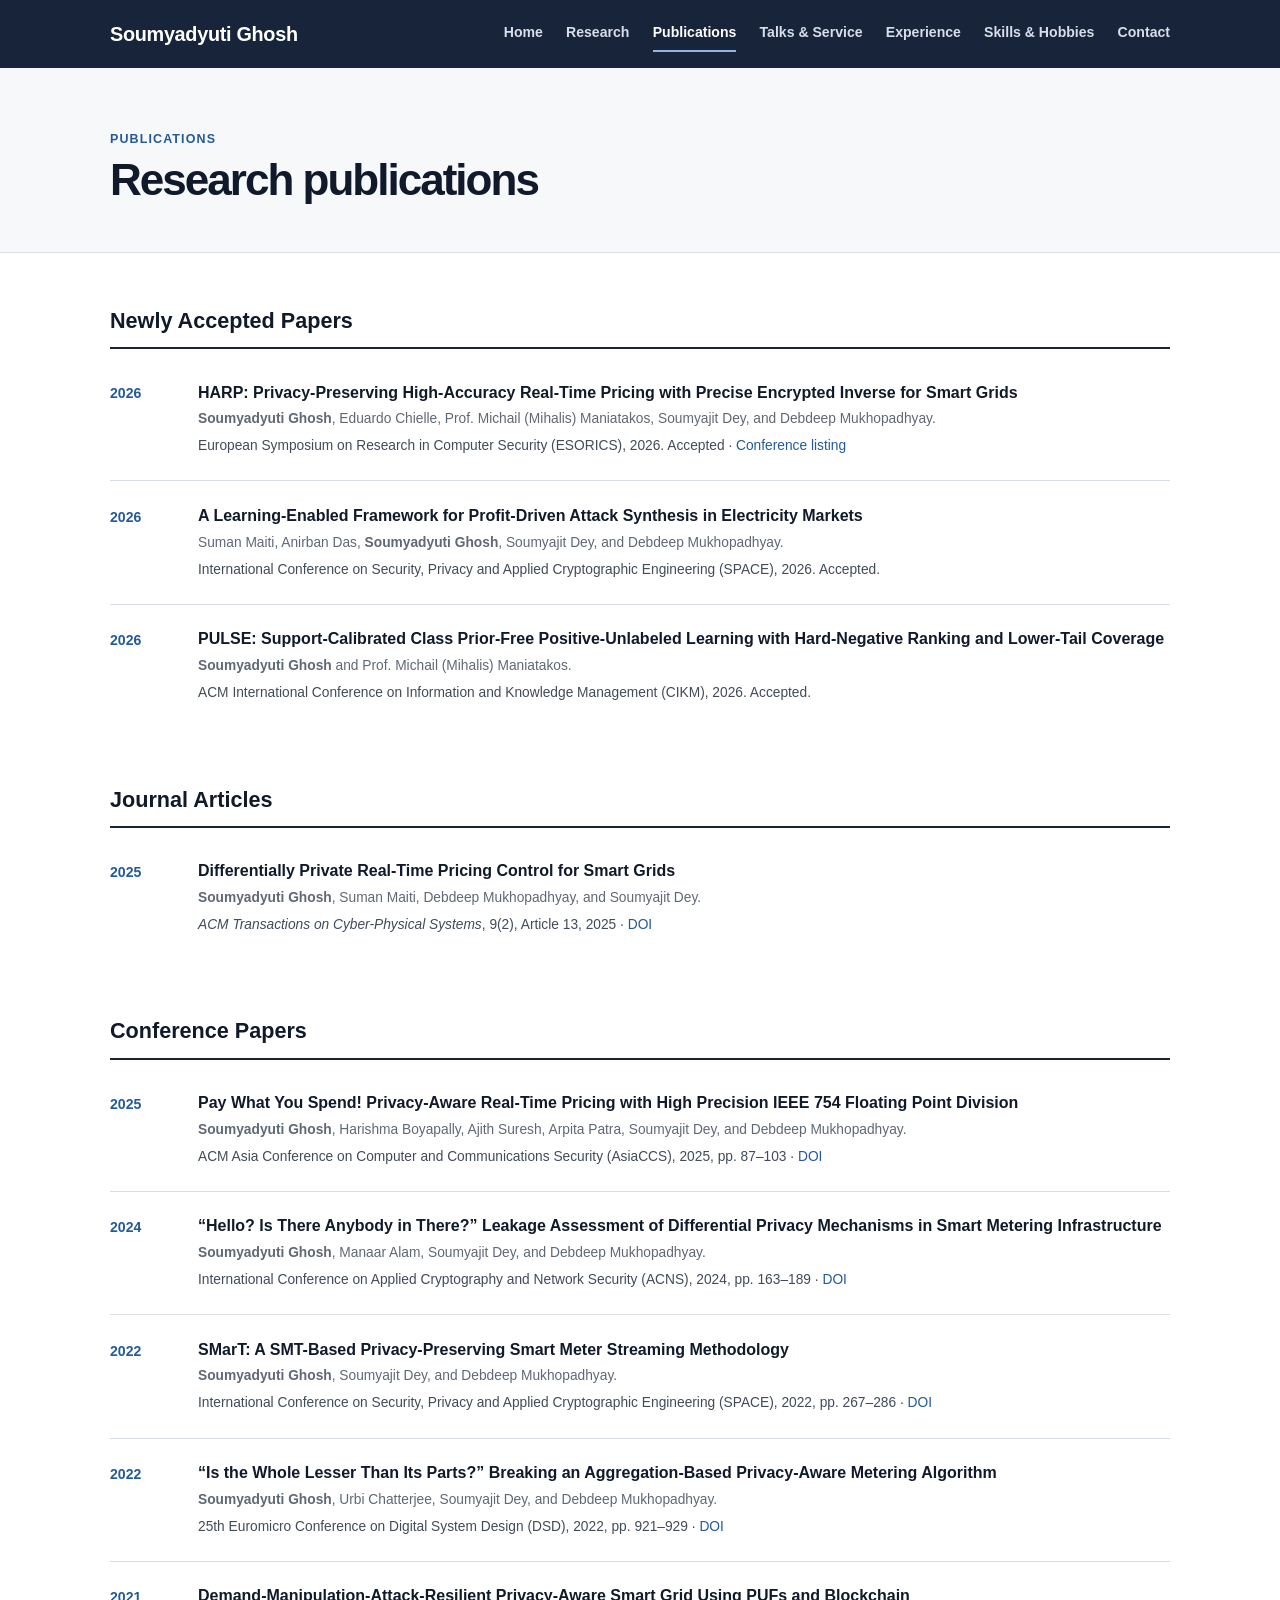
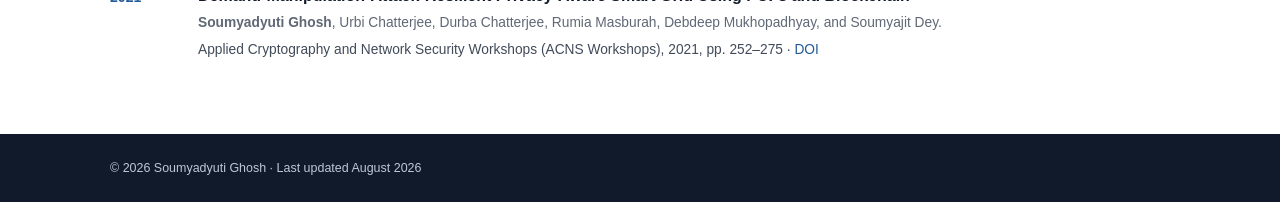
<file: publications.html>
<!doctype html>
<html lang="en">
<head>
  <meta charset="utf-8">
  <meta name="viewport" content="width=device-width, initial-scale=1">
  <title>Publications | Soumyadyuti Ghosh</title>
  <meta name="description" content="Peer-reviewed journal articles and conference papers by Soumyadyuti Ghosh in privacy-preserving computation, smart-grid security, applied cryptography, and machine learning.">
  <meta name="theme-color" content="#17243a">
  <link rel="icon" href="assets/favicon.svg" type="image/svg+xml">
  <link rel="stylesheet" href="assets/styles.css">
  <script>document.documentElement.classList.add('js');</script>
  <script src="assets/site.js" defer></script>
</head>
<body>
  <a class="skip-link" href="#main-content">Skip to content</a>
  <header class="site-header">
    <div class="container nav-wrap">
      <a class="site-name" href="index.html">Soumyadyuti Ghosh</a>
      <button class="nav-toggle" type="button" aria-expanded="false" aria-controls="site-navigation" aria-label="Open navigation"><svg viewBox="0 0 24 24" fill="none" stroke="currentColor" stroke-width="2" aria-hidden="true"><path d="M4 7h16M4 12h16M4 17h16"/></svg></button>
      <nav class="site-nav" id="site-navigation" aria-label="Primary navigation">
        <a href="index.html">Home</a><a href="research.html">Research</a><a href="publications.html" aria-current="page">Publications</a><a href="activities.html">Talks &amp; Service</a><a href="experience.html">Experience</a><a href="hobbies.html">Skills &amp; Hobbies</a><a href="contact.html">Contact</a>
      </nav>
    </div>
  </header>

  <main id="main-content">
    <header class="page-header">
      <div class="container">
        <p class="page-label">Publications</p>
        <h1>Research publications</h1>
      </div>
    </header>

    <section class="content-section" aria-label="Publication list">
      <div class="container">
        <section class="publication-group" aria-labelledby="accepted-heading">
          <h2 id="accepted-heading">Newly Accepted Papers</h2>
          <div class="publication-list">
            <article class="publication-item" data-status="accepted">
              <span class="paper-year">2026</span>
              <div><h3>HARP: Privacy-Preserving High-Accuracy Real-Time Pricing with Precise Encrypted Inverse for Smart Grids</h3><p class="authors"><strong>Soumyadyuti Ghosh</strong>, Eduardo Chielle, Prof. Michail (Mihalis) Maniatakos, Soumyajit Dey, and Debdeep Mukhopadhyay.</p><p class="venue">European Symposium on Research in Computer Security (ESORICS), 2026. Accepted · <a href="https://sites.google.com/di.uniroma1.it/esorics2026/program/accepted-papers">Conference listing</a></p></div>
            </article>
            <article class="publication-item" data-status="accepted">
              <span class="paper-year">2026</span>
              <div><h3>A Learning-Enabled Framework for Profit-Driven Attack Synthesis in Electricity Markets</h3><p class="authors">Suman Maiti, Anirban Das, <strong>Soumyadyuti Ghosh</strong>, Soumyajit Dey, and Debdeep Mukhopadhyay.</p><p class="venue">International Conference on Security, Privacy and Applied Cryptographic Engineering (SPACE), 2026. Accepted.</p></div>
            </article>
            <article class="publication-item" data-status="accepted">
              <span class="paper-year">2026</span>
              <div><h3>PULSE: Support-Calibrated Class Prior-Free Positive-Unlabeled Learning with Hard-Negative Ranking and Lower-Tail Coverage</h3><p class="authors"><strong>Soumyadyuti Ghosh</strong> and Prof. Michail (Mihalis) Maniatakos.</p><p class="venue">ACM International Conference on Information and Knowledge Management (CIKM), 2026. Accepted.</p></div>
            </article>
          </div>
        </section>

        <section class="publication-group" aria-labelledby="journals-heading">
          <h2 id="journals-heading">Journal Articles</h2>
          <div class="publication-list">
            <article class="publication-item" data-status="published">
              <span class="paper-year">2025</span>
              <div><h3>Differentially Private Real-Time Pricing Control for Smart Grids</h3><p class="authors"><strong>Soumyadyuti Ghosh</strong>, Suman Maiti, Debdeep Mukhopadhyay, and Soumyajit Dey.</p><p class="venue"><em>ACM Transactions on Cyber-Physical Systems</em>, 9(2), Article 13, 2025 · <a href="https://doi.org/10.1145/3712304">DOI</a></p></div>
            </article>
          </div>
        </section>

        <section class="publication-group" aria-labelledby="conferences-heading">
          <h2 id="conferences-heading">Conference Papers</h2>
          <div class="publication-list">
            <article class="publication-item" data-status="published">
              <span class="paper-year">2025</span>
              <div><h3>Pay What You Spend! Privacy-Aware Real-Time Pricing with High Precision IEEE 754 Floating Point Division</h3><p class="authors"><strong>Soumyadyuti Ghosh</strong>, Harishma Boyapally, Ajith Suresh, Arpita Patra, Soumyajit Dey, and Debdeep Mukhopadhyay.</p><p class="venue">ACM Asia Conference on Computer and Communications Security (AsiaCCS), 2025, pp. 87–103 · <a href="https://doi.org/10.1145/3708821.3733913">DOI</a></p></div>
            </article>
            <article class="publication-item" data-status="published">
              <span class="paper-year">2024</span>
              <div><h3>“Hello? Is There Anybody in There?” Leakage Assessment of Differential Privacy Mechanisms in Smart Metering Infrastructure</h3><p class="authors"><strong>Soumyadyuti Ghosh</strong>, Manaar Alam, Soumyajit Dey, and Debdeep Mukhopadhyay.</p><p class="venue">International Conference on Applied Cryptography and Network Security (ACNS), 2024, pp. 163–189 · <a href="https://doi.org/10.1007/978-3-031-54776-8_7">DOI</a></p></div>
            </article>
            <article class="publication-item" data-status="published">
              <span class="paper-year">2022</span>
              <div><h3>SMarT: A SMT-Based Privacy-Preserving Smart Meter Streaming Methodology</h3><p class="authors"><strong>Soumyadyuti Ghosh</strong>, Soumyajit Dey, and Debdeep Mukhopadhyay.</p><p class="venue">International Conference on Security, Privacy and Applied Cryptographic Engineering (SPACE), 2022, pp. 267–286 · <a href="https://doi.org/10.1007/978-3-031-22829-2_15">DOI</a></p></div>
            </article>
            <article class="publication-item" data-status="published">
              <span class="paper-year">2022</span>
              <div><h3>“Is the Whole Lesser Than Its Parts?” Breaking an Aggregation-Based Privacy-Aware Metering Algorithm</h3><p class="authors"><strong>Soumyadyuti Ghosh</strong>, Urbi Chatterjee, Soumyajit Dey, and Debdeep Mukhopadhyay.</p><p class="venue">25th Euromicro Conference on Digital System Design (DSD), 2022, pp. 921–929 · <a href="https://doi.org/10.1109/DSD57027.2022.00129">DOI</a></p></div>
            </article>
            <article class="publication-item" data-status="published">
              <span class="paper-year">2021</span>
              <div><h3>Demand-Manipulation-Attack-Resilient Privacy-Aware Smart Grid Using PUFs and Blockchain</h3><p class="authors"><strong>Soumyadyuti Ghosh</strong>, Urbi Chatterjee, Durba Chatterjee, Rumia Masburah, Debdeep Mukhopadhyay, and Soumyajit Dey.</p><p class="venue">Applied Cryptography and Network Security Workshops (ACNS Workshops), 2021, pp. 252–275 · <a href="https://doi.org/10.1007/978-3-030-81645-2_15">DOI</a></p></div>
            </article>
          </div>
        </section>

      </div>
    </section>
  </main>

  <footer class="site-footer">
    <div class="container footer-wrap"><p>© <span data-current-year>2026</span> Soumyadyuti Ghosh · Last updated August 2026</p></div>
  </footer>
</body>
</html>
</file>
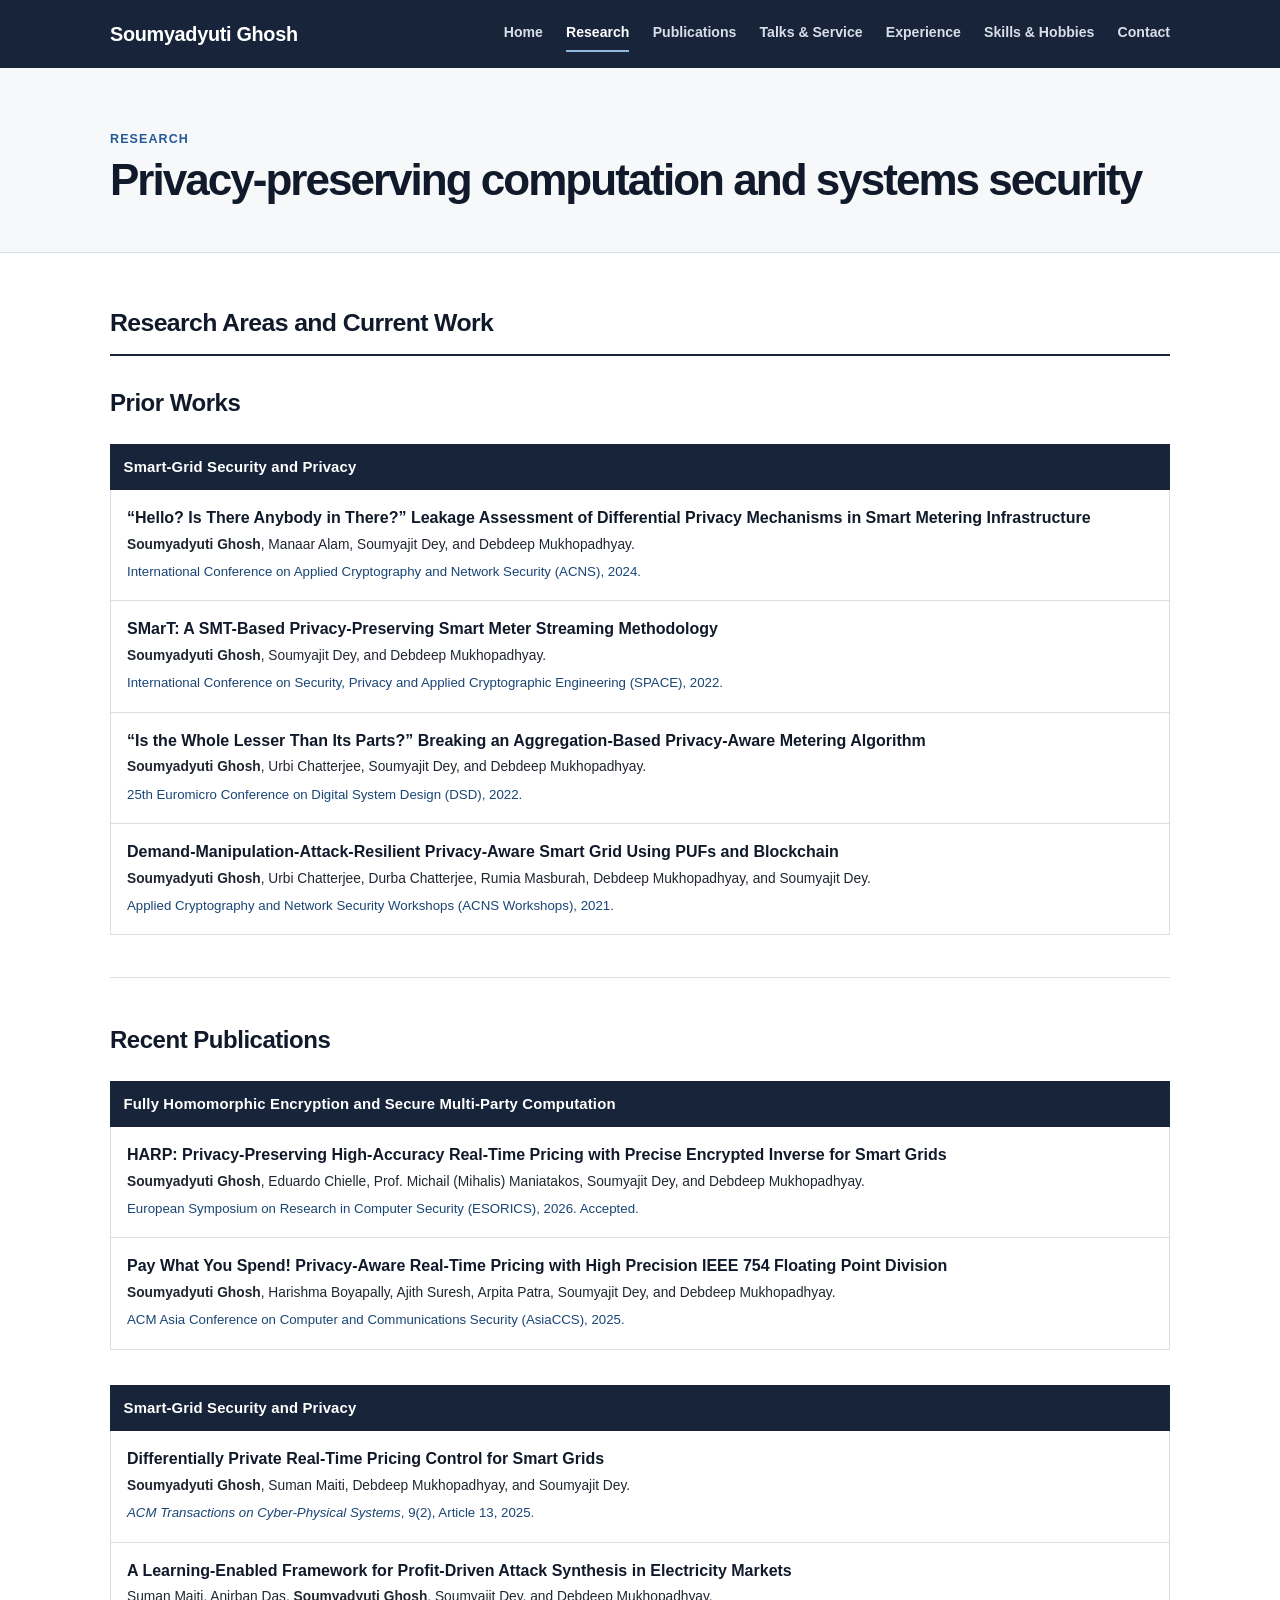
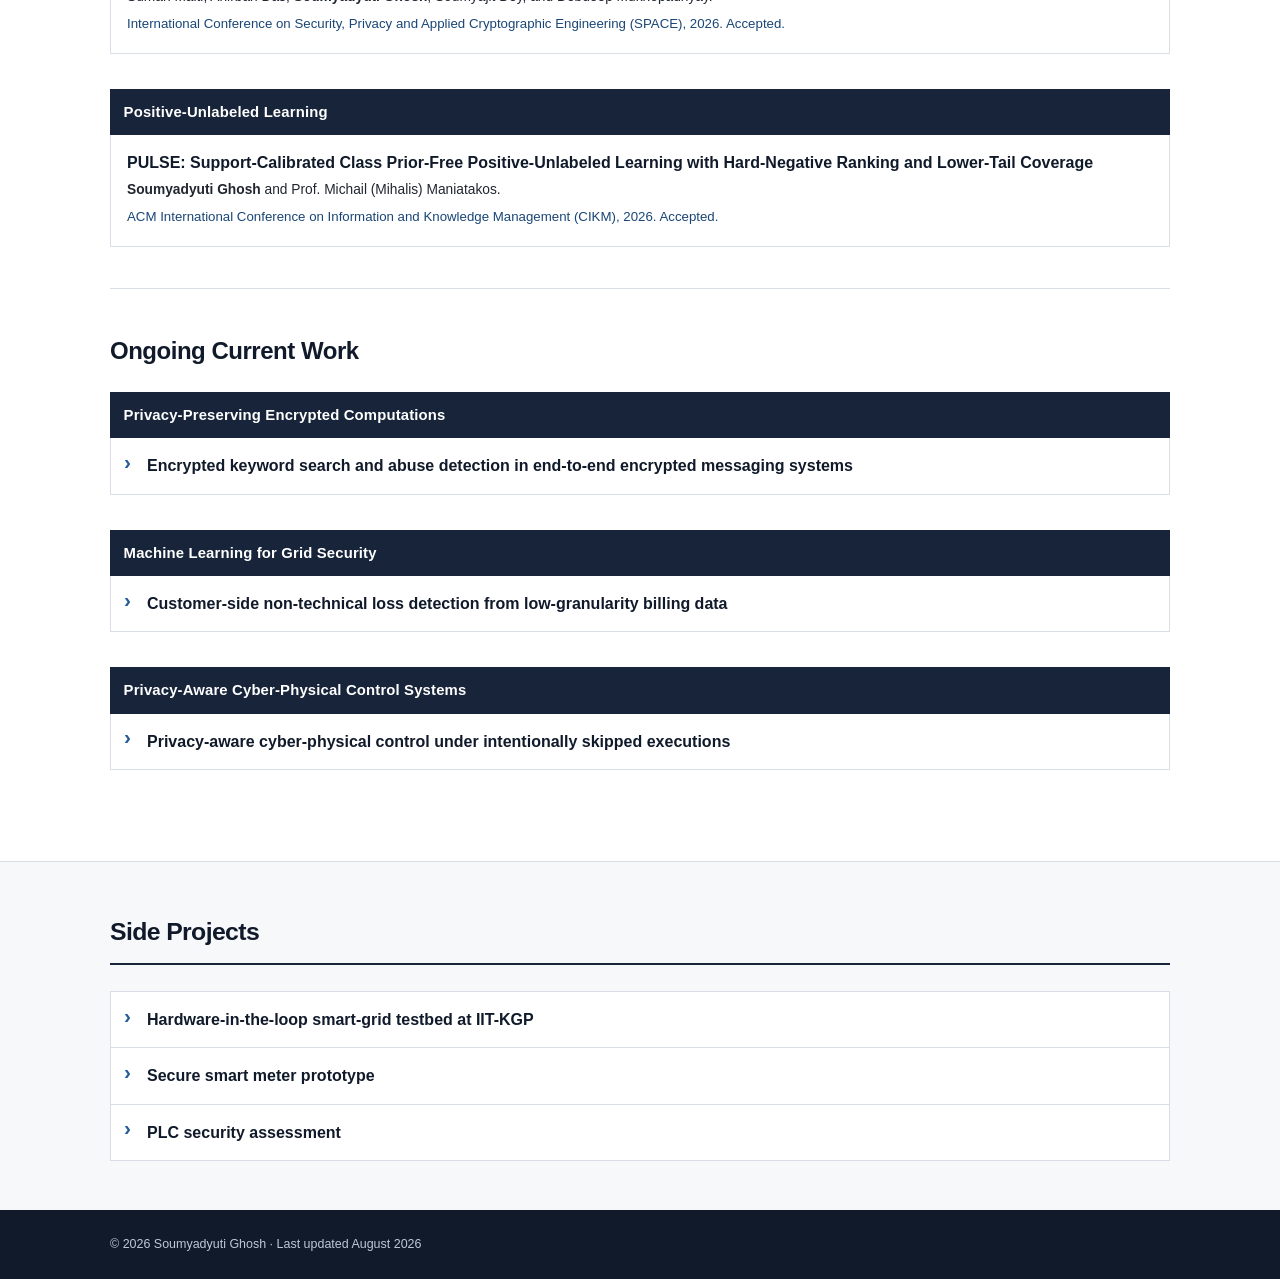
<file: research.html>
<!doctype html>
<html lang="en">
<head>
  <meta charset="utf-8">
  <meta name="viewport" content="width=device-width, initial-scale=1">
  <title>Research | Soumyadyuti Ghosh</title>
  <meta name="description" content="Research by Soumyadyuti Ghosh in fully homomorphic encryption, encrypted messaging, smart-grid security, and positive-unlabeled learning.">
  <meta name="theme-color" content="#17243a">
  <link rel="icon" href="assets/favicon.svg" type="image/svg+xml">
  <link rel="stylesheet" href="assets/styles.css">
  <script>document.documentElement.classList.add('js');</script>
  <script src="assets/site.js" defer></script>
</head>
<body>
  <a class="skip-link" href="#main-content">Skip to content</a>
  <header class="site-header">
    <div class="container nav-wrap">
      <a class="site-name" href="index.html">Soumyadyuti Ghosh</a>
      <button class="nav-toggle" type="button" aria-expanded="false" aria-controls="site-navigation" aria-label="Open navigation"><svg viewBox="0 0 24 24" fill="none" stroke="currentColor" stroke-width="2" aria-hidden="true"><path d="M4 7h16M4 12h16M4 17h16"/></svg></button>
      <nav class="site-nav" id="site-navigation" aria-label="Primary navigation">
        <a href="index.html">Home</a><a href="research.html" aria-current="page">Research</a><a href="publications.html">Publications</a><a href="activities.html">Talks &amp; Service</a><a href="experience.html">Experience</a><a href="hobbies.html">Skills &amp; Hobbies</a><a href="contact.html">Contact</a>
      </nav>
    </div>
  </header>

  <main id="main-content">
    <header class="page-header">
      <div class="container">
        <p class="page-label">Research</p>
        <h1>Privacy-preserving computation and systems security</h1>
      </div>
    </header>

    <section class="content-section" aria-labelledby="research-areas-title">
      <div class="container">
        <div class="section-heading"><h2 id="research-areas-title">Research Areas and Current Work</h2></div>

        <section class="research-portfolio-part" id="prior-works" aria-labelledby="prior-works-title">
          <div class="portfolio-heading"><h3 id="prior-works-title">Prior Works</h3></div>
          <div class="research-domain">
            <h4>Smart-Grid Security and Privacy</h4>

            <article class="research-paper-row" id="hello-paper">
              <h5><a href="https://doi.org/10.1007/978-3-031-54776-8_7">“Hello? Is There Anybody in There?” Leakage Assessment of Differential Privacy Mechanisms in Smart Metering Infrastructure</a></h5>
              <p class="research-citation"><strong>Soumyadyuti Ghosh</strong>, Manaar Alam, Soumyajit Dey, and Debdeep Mukhopadhyay.</p>
              <p class="research-venue">International Conference on Applied Cryptography and Network Security (ACNS), 2024.</p>
            </article>

            <article class="research-paper-row" id="smart-paper">
              <h5><a href="https://doi.org/10.1007/978-3-031-22829-2_15">SMarT: A SMT-Based Privacy-Preserving Smart Meter Streaming Methodology</a></h5>
              <p class="research-citation"><strong>Soumyadyuti Ghosh</strong>, Soumyajit Dey, and Debdeep Mukhopadhyay.</p>
              <p class="research-venue">International Conference on Security, Privacy and Applied Cryptographic Engineering (SPACE), 2022.</p>
            </article>

            <article class="research-paper-row" id="aggregation-paper">
              <h5><a href="https://doi.org/10.1109/DSD57027.2022.00129">“Is the Whole Lesser Than Its Parts?” Breaking an Aggregation-Based Privacy-Aware Metering Algorithm</a></h5>
              <p class="research-citation"><strong>Soumyadyuti Ghosh</strong>, Urbi Chatterjee, Soumyajit Dey, and Debdeep Mukhopadhyay.</p>
              <p class="research-venue">25th Euromicro Conference on Digital System Design (DSD), 2022.</p>
            </article>

            <article class="research-paper-row" id="demand-manipulation-paper">
              <h5><a href="https://doi.org/10.1007/978-3-030-81645-2_15">Demand-Manipulation-Attack-Resilient Privacy-Aware Smart Grid Using PUFs and Blockchain</a></h5>
              <p class="research-citation"><strong>Soumyadyuti Ghosh</strong>, Urbi Chatterjee, Durba Chatterjee, Rumia Masburah, Debdeep Mukhopadhyay, and Soumyajit Dey.</p>
              <p class="research-venue">Applied Cryptography and Network Security Workshops (ACNS Workshops), 2021.</p>
            </article>
          </div>
        </section>

        <section class="research-portfolio-part" id="recent-publications" aria-labelledby="recent-publications-title">
          <div class="portfolio-heading"><h3 id="recent-publications-title">Recent Publications</h3></div>

          <div class="research-domain">
            <h4>Fully Homomorphic Encryption and Secure Multi-Party Computation</h4>
            <article class="research-paper-row" id="harp">
              <h5><a href="https://sites.google.com/di.uniroma1.it/esorics2026/program/accepted-papers">HARP: Privacy-Preserving High-Accuracy Real-Time Pricing with Precise Encrypted Inverse for Smart Grids</a></h5>
              <p class="research-citation"><strong>Soumyadyuti Ghosh</strong>, Eduardo Chielle, Prof. Michail (Mihalis) Maniatakos, Soumyajit Dey, and Debdeep Mukhopadhyay.</p>
              <p class="research-venue">European Symposium on Research in Computer Security (ESORICS), 2026. Accepted.</p>
            </article>

            <article class="research-paper-row" id="pay-what-you-spend">
              <h5><a href="https://doi.org/10.1145/3708821.3733913">Pay What You Spend! Privacy-Aware Real-Time Pricing with High Precision IEEE 754 Floating Point Division</a></h5>
              <p class="research-citation"><strong>Soumyadyuti Ghosh</strong>, Harishma Boyapally, Ajith Suresh, Arpita Patra, Soumyajit Dey, and Debdeep Mukhopadhyay.</p>
              <p class="research-venue">ACM Asia Conference on Computer and Communications Security (AsiaCCS), 2025.</p>
            </article>
          </div>

          <div class="research-domain">
            <h4>Smart-Grid Security and Privacy</h4>
            <article class="research-paper-row" id="differentially-private-rtp">
              <h5><a href="https://doi.org/10.1145/3712304">Differentially Private Real-Time Pricing Control for Smart Grids</a></h5>
              <p class="research-citation"><strong>Soumyadyuti Ghosh</strong>, Suman Maiti, Debdeep Mukhopadhyay, and Soumyajit Dey.</p>
              <p class="research-venue"><em>ACM Transactions on Cyber-Physical Systems</em>, 9(2), Article 13, 2025.</p>
            </article>

            <article class="research-paper-row" id="attack-synthesis">
              <h5>A Learning-Enabled Framework for Profit-Driven Attack Synthesis in Electricity Markets</h5>
              <p class="research-citation">Suman Maiti, Anirban Das, <strong>Soumyadyuti Ghosh</strong>, Soumyajit Dey, and Debdeep Mukhopadhyay.</p>
              <p class="research-venue">International Conference on Security, Privacy and Applied Cryptographic Engineering (SPACE), 2026. Accepted.</p>
            </article>
          </div>

          <div class="research-domain">
            <h4>Positive-Unlabeled Learning</h4>
            <article class="research-paper-row" id="pulse">
              <h5>PULSE: Support-Calibrated Class Prior-Free Positive-Unlabeled Learning with Hard-Negative Ranking and Lower-Tail Coverage</h5>
              <p class="research-citation"><strong>Soumyadyuti Ghosh</strong> and Prof. Michail (Mihalis) Maniatakos.</p>
              <p class="research-venue">ACM International Conference on Information and Knowledge Management (CIKM), 2026. Accepted.</p>
            </article>
          </div>
        </section>

        <section class="research-portfolio-part" id="ongoing-work" aria-labelledby="ongoing-work-title">
          <div class="portfolio-heading"><h3 id="ongoing-work-title">Ongoing Current Work</h3></div>

          <div class="research-domain">
            <h4>Privacy-Preserving Encrypted Computations</h4>
            <details class="paper-disclosure" id="encrypted-messaging">
              <summary>Encrypted keyword search and abuse detection in end-to-end encrypted messaging systems</summary>
              <div class="paper-disclosure-body">
                <p>We are developing privacy-preserving methods for keyword search and coordinated-abuse detection in end-to-end encrypted messaging without giving the service access to message contents. The work combines Fully Homomorphic Encryption and Secure Two-Party Computation to evaluate searches and aggregate only sufficiently supported abuse signals over encrypted data. The aim is to reveal only matching results or threshold-supported evidence while hiding unrelated messages, search terms, and low-support reports.</p>
              </div>
            </details>
          </div>

          <div class="research-domain">
            <h4>Machine Learning for Grid Security</h4>
            <details class="paper-disclosure" id="ntl-detection">
              <summary>Customer-side non-technical loss detection from low-granularity billing data</summary>
              <div class="paper-disclosure-body">
                <p>We are developing an interpretable, label-free framework for detecting customer-side non-technical electricity losses from coarse monthly billing records. It combines tariff-slab and season-aware elasticity modeling with self-supervised forecasts of consumption, billed amount, and unit price. An ensemble of linear, regularized, robust, and gradient-boosting models establishes account-specific baselines, whereas residual magnitude, persistence, volatility, model agreement, and dispersion are combined into a prioritized inspection list. The framework is validated using real-world utility records and controlled loss-injection benchmarks.</p>
              </div>
            </details>
          </div>

          <div class="research-domain">
            <h4>Privacy-Aware Cyber-Physical Control Systems</h4>
            <details class="paper-disclosure" id="privacy-aware-control">
              <summary>Privacy-aware cyber-physical control under intentionally skipped executions</summary>
              <div class="paper-disclosure-body">
                <p>We are developing a privacy-aware framework for cyber-physical control systems in which temporal correlations in differentially private feedback can still allow recursive estimators to infer protected system states. The framework predicts a short operating horizon and selects a bounded schedule of controller executions, intentionally retaining the preceding control command at selected instants rather than issuing a new update. This disrupts exploitable temporal correlations while preserving control utility and closed-loop stability. The approach is evaluated through real-time closed-loop testing under representative operating conditions and multiple privacy-noise models to assess privacy, accuracy, stability, and timing feasibility.</p>
              </div>
            </details>
          </div>
        </section>
      </div>
    </section>

    <section class="content-section soft-section" aria-labelledby="side-projects-title">
      <div class="container">
        <div class="section-heading"><h2 id="side-projects-title">Side Projects</h2></div>
        <div class="home-research-list">
          <details class="paper-disclosure home-research-disclosure" id="smart-grid-testbed">
            <summary>Hardware-in-the-loop smart-grid testbed at IIT-KGP</summary>
            <div class="paper-disclosure-body">
              <p>Established a hardware-in-the-loop smart-grid testbed integrating an OPAL-RT real-time simulator, a National Instruments CompactRIO controller, phasor measurement units, a phasor data concentrator, a voltage/current power amplifier, a GPS clock, and an automation controller. The platform supported closed-loop, real-time experiments to analyze how cyberattacks affect power-system control and communication and to test countermeasures, including secure and privacy-preserving communication protocols, under realistic operating and timing conditions.</p>
            </div>
          </details>
          <details class="paper-disclosure home-research-disclosure" id="secure-smart-meter">
            <summary>Secure smart meter prototype</summary>
            <div class="paper-disclosure-body">
              <p>Developed a low-cost smart meter on a Raspberry Pi 4 for integration with a smart-grid testbed. The prototype incorporated a spoofing-resistant, physically unclonable function-based authenticated key-exchange protocol for secure device communication. A CME bench-top chamber reproduced changing environmental conditions to assess SRAM-PUF reliability and evaluate the performance of the authenticated key-exchange protocol.</p>
            </div>
          </details>
          <details class="paper-disclosure home-research-disclosure" id="plc-security-assessment">
            <summary>PLC security assessment</summary>
            <div class="paper-disclosure-body">
              <p>Constructed a closed-loop experimental setup using National Instruments CompactRIO as the programmable logic controller and OPAL-RT as the real-time plant simulator. The setup implemented representative smart-grid control functions and supported vulnerability analysis under multiple attack scenarios, including the physics-aware PLC rootkit described in the <a href="https://www.ndss-symposium.org/ndss2017/ndss-2017-programme/hey-my-malware-knows-physics-attacking-plcs-physical-model-aware-rootkit/">HARVEY paper at NDSS 2017</a>. It also enabled real-time testing of countermeasures and analysis of the operational consequences of compromised controller behavior under realistic operating and timing conditions.</p>
            </div>
          </details>
        </div>
      </div>
    </section>
  </main>

  <footer class="site-footer">
    <div class="container footer-wrap"><p>© <span data-current-year>2026</span> Soumyadyuti Ghosh · Last updated August 2026</p></div>
  </footer>
</body>
</html>
</file>
<file: assets/styles.css>
:root {
  --navy: #17243a;
  --navy-deep: #101a2a;
  --blue: #245a96;
  --blue-dark: #194676;
  --blue-pale: #eef4fa;
  --ink: #202630;
  --muted: #5f6875;
  --line: #d9dee6;
  --line-dark: #c9d0da;
  --surface: #ffffff;
  --surface-soft: #f7f8fa;
  --content-width: 1060px;
  --sans: -apple-system, BlinkMacSystemFont, "Segoe UI", Roboto, Helvetica, Arial, sans-serif;
}

* {
  box-sizing: border-box;
}

[hidden] {
  display: none !important;
}

html {
  scroll-behavior: smooth;
}

body {
  margin: 0;
  background: var(--surface);
  color: var(--ink);
  font-family: var(--sans);
  font-size: 16px;
  line-height: 1.65;
  text-rendering: optimizeLegibility;
}

main p,
main li {
  hyphens: auto;
  text-align: justify;
  text-justify: inter-word;
}

.page-label,
.profile-role,
.profile-affiliation,
.profile-email,
.authors,
.venue,
.research-citation,
.research-venue {
  hyphens: none;
  text-align: left;
}

a {
  color: var(--blue);
  text-decoration: none;
}

a:hover {
  color: var(--blue-dark);
  text-decoration: underline;
  text-underline-offset: 0.18em;
}

button,
input,
select,
textarea {
  font: inherit;
}

:focus-visible {
  outline: 3px solid rgba(72, 139, 204, 0.45);
  outline-offset: 3px;
}

.skip-link {
  position: fixed;
  z-index: 1000;
  top: 0.6rem;
  left: 0.6rem;
  padding: 0.55rem 0.8rem;
  background: white;
  color: var(--navy);
  transform: translateY(-160%);
}

.skip-link:focus {
  transform: translateY(0);
}

.container {
  width: min(calc(100% - 2.5rem), var(--content-width));
  margin-inline: auto;
}

.site-header {
  position: sticky;
  z-index: 50;
  top: 0;
  background: var(--navy);
  color: white;
}

.nav-wrap {
  min-height: 68px;
  display: flex;
  align-items: center;
  justify-content: space-between;
  gap: 2rem;
}

.site-name {
  color: white;
  font-size: 1.24rem;
  font-weight: 650;
  letter-spacing: -0.015em;
  text-decoration: none;
  white-space: nowrap;
}

.site-name:hover {
  color: white;
  text-decoration: none;
}

.site-nav {
  display: flex;
  align-items: center;
  gap: 1.45rem;
}

.site-nav a {
  padding: 0.35rem 0;
  border-bottom: 2px solid transparent;
  color: #d8deea;
  font-size: 0.88rem;
  font-weight: 550;
  text-decoration: none;
}

.site-nav a:hover,
.site-nav a[aria-current="page"] {
  border-bottom-color: #90b8df;
  color: white;
  text-decoration: none;
}

.nav-toggle {
  display: none;
  width: 40px;
  height: 38px;
  align-items: center;
  justify-content: center;
  border: 1px solid #687991;
  border-radius: 2px;
  background: transparent;
  color: white;
  cursor: pointer;
}

.nav-toggle svg {
  width: 22px;
  height: 22px;
}

.profile-intro {
  padding-block: 2.65rem 2.3rem;
  border-bottom: 1px solid var(--line);
}

.profile-layout {
  display: grid;
  grid-template-columns: 220px minmax(0, 1fr);
  gap: 2rem;
  align-items: start;
}

.profile-photo-frame {
  width: 220px;
  margin: 0;
  padding: 5px;
  overflow: hidden;
  border: 1px solid var(--line-dark);
  border-radius: 22px;
  background: white;
  box-shadow: 0 12px 28px rgba(16, 26, 42, 0.14);
}

.profile-main,
.profile-identity {
  min-width: 0;
}

.profile-photo-frame img {
  display: block;
  width: 100%;
  height: auto;
  border-radius: 16px;
}

.profile-intro h1,
.page-header h1,
.not-found h1 {
  margin: 0;
  color: var(--navy-deep);
  font-size: clamp(2.35rem, 5vw, 3rem);
  font-weight: 620;
  letter-spacing: -0.045em;
  line-height: 1.05;
}

.profile-role {
  margin: 0.8rem 0 0;
  color: #404a58;
  font-size: 1.14rem;
  font-weight: 600;
}

.profile-affiliation {
  margin: 0.15rem 0 0;
  color: var(--muted);
  font-size: 1rem;
}

.profile-copy {
  max-width: none;
  margin-top: 1.35rem;
}

.profile-copy p {
  margin: 0;
}

.profile-copy p + p {
  margin-top: 0.9rem;
}

.profile-contact {
  grid-column: 1 / -1;
  display: flex;
  flex-wrap: wrap;
  align-items: center;
  justify-content: center;
  gap: 0.55rem 1.25rem;
  margin-top: 1.3rem;
  padding-top: 1rem;
  border-top: 1px solid var(--line);
}

.profile-email {
  margin: 0;
  color: var(--muted);
  font-size: 0.9rem;
  white-space: nowrap;
}

.profile-email strong {
  color: var(--navy-deep);
  font-weight: 650;
}

.profile-links {
  display: flex;
  flex-wrap: wrap;
  justify-content: center;
  align-items: center;
  gap: 0.55rem 1.25rem;
  margin: 0;
  font-size: 0.92rem;
}

.profile-links a {
  font-weight: 650;
  white-space: nowrap;
}

.profile-cv-link {
  padding: 0.42rem 0.75rem;
  border-radius: 6px;
  background: var(--blue);
  color: white;
}

.profile-cv-link:hover {
  background: var(--blue-dark);
  color: white;
  text-decoration: none;
}

.research-focus {
  max-width: none;
  margin-top: 1.4rem;
  padding: 0.85rem 1rem;
  border-left: 3px solid var(--blue);
  background: var(--blue-pale);
  color: #384555;
}

.research-focus strong {
  color: var(--navy-deep);
}

.content-section {
  padding-block: 3.1rem;
}

.content-section + .content-section {
  border-top: 1px solid var(--line);
}

.soft-section {
  background: var(--surface-soft);
}

.soft-section.content-section + .content-section,
.content-section + .soft-section.content-section {
  border-top: 1px solid var(--line);
}

.section-heading {
  display: flex;
  align-items: baseline;
  justify-content: space-between;
  gap: 2rem;
  margin-bottom: 1.65rem;
  padding-bottom: 0.65rem;
  border-bottom: 2px solid var(--navy);
}

.section-heading h2 {
  margin: 0;
  color: var(--navy-deep);
  font-size: 1.55rem;
  font-weight: 650;
  letter-spacing: -0.025em;
}

.section-heading a,
.section-heading span {
  color: var(--muted);
  font-size: 0.84rem;
}

.section-heading a {
  color: var(--blue);
  font-weight: 600;
}

.research-list,
.publication-list,
.news-list,
.career-list,
.activity-list,
.plain-list {
  margin: 0;
  padding: 0;
  list-style: none;
}

.research-item {
  display: grid;
  grid-template-columns: minmax(190px, 0.42fr) minmax(0, 1fr);
  gap: 2rem;
  padding-block: 1.35rem;
  border-bottom: 1px solid var(--line);
}

.research-item:first-child {
  padding-top: 0.25rem;
}

.research-item:last-child {
  border-bottom: 0;
}

.research-item h3,
.paper-title,
.project-row h4,
.system-item h3,
.activity-block h2,
.activity-block h3 {
  margin: 0;
  color: var(--navy-deep);
  font-size: 1.05rem;
  font-weight: 650;
  line-height: 1.45;
}

.research-item p {
  margin: 0;
  color: var(--muted);
}

.research-item .project-name {
  color: var(--blue);
  font-size: 0.76rem;
  font-weight: 750;
  letter-spacing: 0.08em;
  text-transform: uppercase;
}

.inline-link {
  display: inline-block;
  margin-top: 0.6rem;
  font-size: 0.85rem;
  font-weight: 600;
}

.paper-item {
  display: grid;
  grid-template-columns: 62px minmax(0, 1fr);
  gap: 1.15rem;
  padding-block: 1.05rem;
  border-bottom: 1px solid var(--line);
}

.paper-item:last-child {
  border-bottom: 0;
}

.paper-year {
  color: var(--blue);
  font-size: 0.88rem;
  font-weight: 700;
}

.paper-title {
  font-size: 1rem;
}

.paper-meta {
  margin: 0.25rem 0 0;
  color: var(--muted);
  font-size: 0.87rem;
}

.home-columns {
  display: grid;
  grid-template-columns: minmax(0, 1.2fr) minmax(280px, 0.8fr);
  gap: 4rem;
}

.column-heading {
  margin: 0 0 1.2rem;
  padding-bottom: 0.55rem;
  border-bottom: 2px solid var(--navy);
  color: var(--navy-deep);
  font-size: 1.35rem;
  font-weight: 650;
}

.news-item {
  display: grid;
  grid-template-columns: 54px minmax(0, 1fr);
  gap: 0.85rem;
  padding-block: 0.75rem;
  border-bottom: 1px solid var(--line);
}

.news-item time {
  color: var(--blue);
  font-size: 0.78rem;
  font-weight: 700;
}

.news-item p {
  margin: 0;
  color: #424b58;
  font-size: 0.9rem;
}

.career-group + .career-group {
  margin-top: 2.5rem;
}

.career-item {
  padding: 0.8rem 0;
  border-bottom: 1px solid var(--line);
}

.career-item strong,
.career-item span,
.career-item small {
  display: block;
}

.career-item strong {
  color: var(--navy-deep);
  font-size: 0.94rem;
}

.career-item span {
  color: #48515e;
  font-size: 0.87rem;
}

.career-item small {
  margin-top: 0.12rem;
  color: var(--muted);
  font-size: 0.78rem;
}

.single-column-content {
  max-width: 880px;
}

.skill-list {
  margin: 0;
}

.skill-entry {
  padding: 1.15rem 0 1.25rem;
  border-bottom: 1px solid var(--line);
}

.skill-entry:first-child {
  padding-top: 0.15rem;
}

.skill-entry dt {
  color: var(--navy-deep);
  font-weight: 650;
}

.skill-entry dd {
  margin: 0.35rem 0 0;
  color: var(--muted);
  font-size: 0.92rem;
  hyphens: auto;
  text-align: justify;
  text-justify: inter-word;
}

.skill-points {
  margin: 0;
  padding-left: 1.2rem;
}

.skill-points li + li {
  margin-top: 0.35rem;
}

.hobby-entry {
  padding: 1.25rem 0;
  border-bottom: 1px solid var(--line);
}

.hobby-entry h2,
.hobby-entry h3 {
  margin: 0;
  color: var(--navy-deep);
  font-size: 1.08rem;
  font-weight: 650;
}

.hobby-entry p {
  margin: 0.55rem 0 0;
  color: var(--muted);
}

.experience-entry {
  padding: 1.35rem 0 1.5rem;
  border-bottom: 1px solid var(--line);
}

.experience-entry:first-child {
  padding-top: 0.15rem;
}

.experience-entry:last-child {
  padding-bottom: 0;
  border-bottom: 0;
}

.experience-heading {
  display: grid;
  grid-template-columns: minmax(0, 1fr) auto;
  gap: 0.75rem 2rem;
  align-items: start;
}

.experience-entry h3 {
  margin: 0;
  color: var(--navy-deep);
  font-size: 1.08rem;
  font-weight: 650;
  line-height: 1.45;
}

.experience-date {
  padding-top: 0.12rem;
  color: var(--blue);
  font-size: 0.84rem;
  font-weight: 700;
  white-space: nowrap;
}

.experience-organization,
.experience-supervisor {
  display: block;
  hyphens: none;
  text-align: left;
}

.experience-organization {
  margin: 0.22rem 0 0;
  color: var(--blue-dark);
  font-size: 0.9rem;
  font-weight: 600;
}

.experience-supervisor {
  margin: 0.2rem 0 0;
  color: var(--muted);
  font-size: 0.84rem;
  font-weight: 400;
}

.experience-summary {
  margin: 0.75rem 0 0;
  color: var(--muted);
  font-size: 0.92rem;
}

.experience-summary strong {
  color: #3f4957;
}

.experience-details {
  margin: 0.75rem 0 0;
  padding-left: 1.15rem;
  color: var(--muted);
  font-size: 0.92rem;
}

.experience-details li + li {
  margin-top: 0.5rem;
}

.project-experience-list .experience-entry {
  padding-block: 1.25rem 1.4rem;
}

.contact-grid {
  display: grid;
  grid-template-columns: repeat(2, minmax(0, 1fr));
  gap: 1.5rem;
}

.contact-card {
  min-width: 0;
  padding: 1.6rem;
  border: 1px solid var(--line-dark);
  border-top: 3px solid var(--navy);
  background: var(--surface);
}

.contact-card-label {
  margin: 0 0 0.35rem;
  color: var(--blue);
  font-size: 0.74rem;
  font-weight: 750;
  letter-spacing: 0.09em;
  text-align: left;
  text-transform: uppercase;
}

.contact-card h2,
.mail-panel h2 {
  margin: 0;
  color: var(--navy-deep);
  font-size: 1.25rem;
  font-weight: 650;
  letter-spacing: -0.015em;
}

.contact-address {
  margin-top: 1rem;
  color: #48515e;
  font-style: normal;
  line-height: 1.78;
}

.contact-channels {
  margin: 1rem 0 0;
}

.contact-channels > div {
  padding: 0.65rem 0;
  border-bottom: 1px solid var(--line);
}

.contact-channels dt {
  color: var(--navy-deep);
  font-size: 0.82rem;
  font-weight: 650;
}

.contact-channels dd {
  margin: 0.12rem 0 0;
  color: var(--muted);
  font-size: 0.9rem;
  overflow-wrap: anywhere;
}

.contact-actions {
  display: flex;
  flex-wrap: wrap;
  gap: 0.65rem;
  margin-top: 1.15rem;
}

.contact-button {
  background: transparent;
  cursor: pointer;
}

.mail-panel {
  display: grid;
  grid-template-columns: minmax(220px, 0.38fr) minmax(0, 0.62fr);
  gap: 2.5rem;
  margin-top: 1.5rem;
  padding: 1.8rem;
  border: 1px solid var(--line-dark);
  background: var(--surface-soft);
}

.mail-fallback {
  margin-top: 1.5rem;
  padding: 1.4rem 1.5rem;
  border: 1px solid var(--line-dark);
  border-left: 3px solid var(--blue);
  background: var(--surface-soft);
}

.mail-fallback h2 {
  margin: 0;
  color: var(--navy-deep);
  font-size: 1.08rem;
}

.mail-fallback p {
  margin: 0.45rem 0 0;
  color: var(--muted);
  font-size: 0.9rem;
}

.mail-panel-intro > p:last-child {
  margin: 0.75rem 0 0;
  color: var(--muted);
  font-size: 0.9rem;
}

.mail-form {
  display: grid;
  grid-template-columns: repeat(2, minmax(0, 1fr));
  gap: 1rem;
}

.form-field {
  min-width: 0;
}

.form-field-wide {
  grid-column: 1 / -1;
}

.form-field label {
  display: block;
  margin-bottom: 0.3rem;
  color: var(--navy-deep);
  font-size: 0.84rem;
  font-weight: 650;
}

.form-field input,
.form-field select,
.form-field textarea {
  width: 100%;
  border: 1px solid var(--line-dark);
  border-radius: 2px;
  background: white;
  color: var(--ink);
}

.form-field input,
.form-field select {
  min-height: 44px;
  padding: 0.55rem 0.65rem;
}

.form-field textarea {
  display: block;
  min-height: 150px;
  padding: 0.65rem;
  resize: vertical;
}

.form-hint {
  display: block;
  margin-top: 0.3rem;
  color: var(--muted);
  font-size: 0.76rem;
}

.form-submit {
  display: flex;
  flex-wrap: wrap;
  align-items: center;
  gap: 0.75rem 1rem;
}

.mail-submit {
  padding: 0.65rem 1rem;
  border: 1px solid var(--blue);
  border-radius: 2px;
  background: var(--blue);
  color: white;
  font-weight: 650;
  cursor: pointer;
}

.mail-submit:hover {
  border-color: var(--blue-dark);
  background: var(--blue-dark);
}

.form-status {
  margin: 0;
  color: var(--muted);
  font-size: 0.8rem;
  text-align: left;
}

.page-header {
  padding-block: 3.8rem 3.1rem;
  border-bottom: 1px solid var(--line);
  background: var(--surface-soft);
}

.page-header h1 {
  font-size: clamp(2.1rem, 4.2vw, 2.75rem);
}

.page-header p {
  max-width: 820px;
  margin: 1rem 0 0;
  color: var(--muted);
  font-size: 1.04rem;
}

.page-label {
  margin: 0 0 0.45rem !important;
  color: var(--blue) !important;
  font-size: 0.78rem !important;
  font-weight: 750;
  letter-spacing: 0.09em;
  text-transform: uppercase;
}

.research-portfolio-part {
  padding-block: 2.6rem;
  border-bottom: 1px solid var(--line);
}

.research-portfolio-part:first-of-type {
  padding-top: 0;
}

.research-portfolio-part:last-child {
  border-bottom: 0;
}

.portfolio-heading {
  display: flex;
  align-items: baseline;
  gap: 0.85rem;
  margin-bottom: 1.35rem;
}

.portfolio-heading span {
  color: var(--blue);
  font-size: 0.76rem;
  font-weight: 750;
  letter-spacing: 0.08em;
}

.portfolio-heading h3 {
  margin: 0;
  color: var(--navy-deep);
  font-size: 1.5rem;
  font-weight: 650;
  letter-spacing: -0.02em;
}

.research-domain + .research-domain {
  margin-top: 2.2rem;
}

.research-domain > h4 {
  margin: 0;
  padding: 0.68rem 0.85rem;
  background: var(--navy);
  color: white;
  font-size: 0.93rem;
  font-weight: 650;
  letter-spacing: 0.01em;
}

.research-paper-row {
  padding: 1rem 1rem 1.1rem;
  border-right: 1px solid var(--line);
  border-bottom: 1px solid var(--line);
  border-left: 1px solid var(--line);
  background: white;
}

.research-paper-row h5 {
  margin: 0;
  color: var(--navy-deep);
  font-size: 1rem;
  font-weight: 650;
  line-height: 1.45;
}

.research-paper-row h5 a {
  color: var(--navy-deep);
}

.research-paper-row h5 a:hover {
  color: var(--blue-dark);
}

.research-paper-row p {
  margin: 0.28rem 0 0;
}

.paper-disclosure {
  border-right: 1px solid var(--line);
  border-bottom: 1px solid var(--line);
  border-left: 1px solid var(--line);
  background: white;
}

.home-research-disclosure:first-child {
  border-top: 1px solid var(--line);
}

.paper-disclosure summary {
  position: relative;
  display: block;
  padding: 1rem 1rem 1rem 2.25rem;
  color: var(--navy-deep);
  font-weight: 650;
  line-height: 1.45;
  list-style: none;
  cursor: pointer;
}

.paper-disclosure summary::-webkit-details-marker {
  display: none;
}

.paper-disclosure summary::marker {
  content: "";
}

.paper-disclosure summary::before {
  position: absolute;
  top: 0.85rem;
  left: 0.82rem;
  color: var(--blue);
  font-size: 1.3rem;
  line-height: 1;
  content: "\203A";
  transition: transform 150ms ease;
}

.paper-disclosure[open] summary {
  background: var(--blue-pale);
}

.paper-disclosure[open] summary::before {
  transform: rotate(90deg);
}

.paper-disclosure-body {
  padding: 1rem 1.25rem 1.35rem 2.25rem;
  border-top: 1px solid var(--line);
}

.paper-disclosure-body p {
  max-width: 850px;
  margin: 0.7rem 0 0;
  color: #4b5562;
}

.paper-disclosure-body p:first-child {
  margin-top: 0;
}

.research-citation {
  font-size: 0.86rem;
}

.research-venue {
  color: var(--blue-dark) !important;
  font-size: 0.83rem;
}

.systems-intro {
  max-width: 760px;
  margin: -0.5rem 0 1.4rem;
  color: var(--muted);
}

.systems-list {
  display: grid;
  grid-template-columns: repeat(2, minmax(0, 1fr));
  border-top: 1px solid var(--line-dark);
  border-left: 1px solid var(--line-dark);
}

.system-item {
  padding: 1.4rem;
  border-right: 1px solid var(--line-dark);
  border-bottom: 1px solid var(--line-dark);
  background: white;
}

.system-item h3 {
  font-size: 1rem;
}

.system-item p {
  margin: 0.55rem 0 0;
  color: var(--muted);
  font-size: 0.88rem;
}

.system-item.primary {
  grid-column: 1 / -1;
}

.publication-item {
  display: grid;
  grid-template-columns: 68px minmax(0, 1fr);
  gap: 1.25rem;
  padding-block: 1.4rem;
  border-top: 1px solid var(--line);
}

.publication-group + .publication-group {
  margin-top: 3.4rem;
}

.publication-group > h2 {
  margin: 0 0 0.55rem;
  padding-bottom: 0.55rem;
  border-bottom: 2px solid var(--navy);
  color: var(--navy-deep);
  font-size: 1.35rem;
  font-weight: 650;
}

.publication-group > p {
  margin: 0 0 0.8rem;
  color: var(--muted);
  font-size: 0.86rem;
}

.publication-item:first-child {
  border-top: 0;
}

.publication-item .paper-year {
  padding-top: 0.12rem;
}

.publication-item h3 {
  margin: 0;
  color: var(--navy-deep);
  font-size: 1rem;
  font-weight: 650;
  line-height: 1.45;
}

.authors,
.venue {
  margin: 0.28rem 0 0;
  color: var(--muted);
  font-size: 0.86rem;
}

.venue {
  color: #414b59;
}

.activity-layout {
  display: grid;
  grid-template-columns: repeat(2, minmax(0, 1fr));
  gap: 3.5rem;
}

.activity-block + .activity-block {
  margin-top: 0;
}

.activity-block h2 {
  margin-bottom: 0.9rem;
  padding-bottom: 0.55rem;
  border-bottom: 2px solid var(--navy);
  font-size: 1.35rem;
}

.activity-block h3 {
  margin: 1.4rem 0 0.5rem;
  font-size: 1rem;
}

.activity-list li,
.plain-list li {
  position: relative;
  padding: 0.7rem 0 0.7rem 1rem;
  border-bottom: 1px solid var(--line);
  color: #48515d;
  font-size: 0.9rem;
}

.activity-list li::before,
.plain-list li::before {
  position: absolute;
  top: 1.25rem;
  left: 0;
  width: 4px;
  height: 4px;
  border-radius: 50%;
  background: var(--blue);
  content: "";
}

.activity-list li strong,
.plain-list li strong {
  color: var(--navy-deep);
}

.service-columns {
  display: grid;
  grid-template-columns: repeat(2, minmax(0, 1fr));
  gap: 3rem;
}

.service-columns h3 {
  margin: 0 0 0.6rem;
  color: var(--navy-deep);
  font-size: 1rem;
}

.service-list {
  margin: 0;
  padding-left: 1.1rem;
}

.service-list li {
  margin: 0.45rem 0;
  color: var(--muted);
  font-size: 0.86rem;
}

.not-found {
  min-height: calc(100vh - 68px);
  display: grid;
  place-items: center;
  padding-block: 5rem;
}

.not-found h1 {
  font-size: clamp(2rem, 5vw, 3.4rem);
}

.not-found p {
  margin: 1rem 0 1.3rem;
  color: var(--muted);
}

.text-button {
  display: inline-block;
  padding: 0.55rem 0.8rem;
  border: 1px solid var(--blue);
  border-radius: 2px;
  color: var(--blue-dark);
  font-size: 0.88rem;
  font-weight: 600;
}

.text-button:hover {
  background: var(--blue-pale);
  text-decoration: none;
}

.site-footer {
  padding-block: 1.5rem;
  background: var(--navy-deep);
  color: #bec8d7;
}

.footer-wrap {
  display: flex;
  align-items: center;
  justify-content: space-between;
  gap: 2rem;
}

.footer-wrap p {
  margin: 0;
  font-size: 0.78rem;
}

@media (max-width: 980px) {
  .nav-wrap {
    min-height: 62px;
    flex-wrap: wrap;
  }

  .js .nav-toggle {
    display: inline-flex;
  }

  .site-nav {
    width: 100%;
    flex-wrap: wrap;
    gap: 0.4rem 1.25rem;
    padding-bottom: 0.8rem;
  }

  .js .site-nav {
    display: none;
  }

  .js .site-nav.is-open {
    display: flex;
  }
}

@media (max-width: 820px) {

  .profile-intro {
    padding-block: 2.45rem 2.15rem;
  }

  .profile-layout {
    grid-template-columns: 190px minmax(0, 1fr);
    gap: 1.5rem;
  }

  .profile-photo-frame {
    width: 190px;
    border-radius: 19px;
  }

  .profile-photo-frame img {
    border-radius: 13px;
  }

  .home-columns,
  .activity-layout,
  .mail-panel {
    grid-template-columns: 1fr;
    gap: 3rem;
  }
}

@media (max-width: 620px) {
  .container {
    width: min(calc(100% - 1.5rem), var(--content-width));
  }

  .site-name {
    font-size: 1.05rem;
  }

  .site-nav {
    align-items: stretch;
    flex-direction: column;
  }

  .site-nav a {
    padding: 0.45rem 0;
    border-bottom: 1px solid #344259;
  }

  .profile-intro h1 {
    font-size: clamp(1.72rem, 8vw, 2.15rem);
  }

  .profile-intro {
    padding-block: 2rem 1.85rem;
  }

  .profile-layout {
    grid-template-columns: 1fr;
    gap: 1.35rem;
  }

  .profile-photo-frame {
    width: 210px;
    justify-self: center;
    border-radius: 17px;
  }

  .profile-photo-frame img {
    border-radius: 11px;
  }

  .profile-identity,
  .profile-email {
    text-align: center;
  }

  .profile-copy {
    margin-top: 1.15rem;
  }

  .profile-contact {
    flex-direction: column;
    margin-top: 1.1rem;
    padding-top: 0.9rem;
  }

  .profile-email {
    white-space: normal;
    overflow-wrap: anywhere;
  }

  .profile-links {
    flex-wrap: wrap;
  }

  .content-section {
    padding-block: 2.55rem;
  }

  .section-heading {
    align-items: flex-start;
    flex-direction: column;
    gap: 0.25rem;
  }

  .research-item,
  .publication-item {
    grid-template-columns: 1fr;
    gap: 0.45rem;
  }

  .paper-item {
    grid-template-columns: 48px minmax(0, 1fr);
    gap: 0.8rem;
  }

  .experience-heading {
    grid-template-columns: 1fr;
    gap: 0.25rem;
  }

  .systems-list,
  .service-columns,
  .contact-grid,
  .mail-form {
    grid-template-columns: 1fr;
  }

  .form-field-wide {
    grid-column: auto;
  }

  .system-item.primary {
    grid-column: auto;
  }

  .footer-wrap {
    align-items: flex-start;
    flex-direction: column;
    gap: 0.65rem;
  }
}

@media (max-width: 360px) {
  .profile-photo-frame {
    width: 180px;
  }

  .profile-intro h1 {
    font-size: 1.58rem;
  }

  .profile-role {
    font-size: 0.95rem;
  }

  .profile-affiliation {
    font-size: 0.88rem;
  }
}

@media (prefers-reduced-motion: reduce) {
  html {
    scroll-behavior: auto;
  }
}

@media print {
  .site-header,
  .site-footer {
    display: none !important;
  }

  body {
    color: black;
    font-size: 11pt;
  }

  .content-section,
  .page-header,
  .profile-intro {
    padding-block: 1.2rem;
  }

  .publication-item,
  .research-paper-row,
  .paper-disclosure,
  .experience-entry {
    break-inside: avoid;
  }
}
</file>
